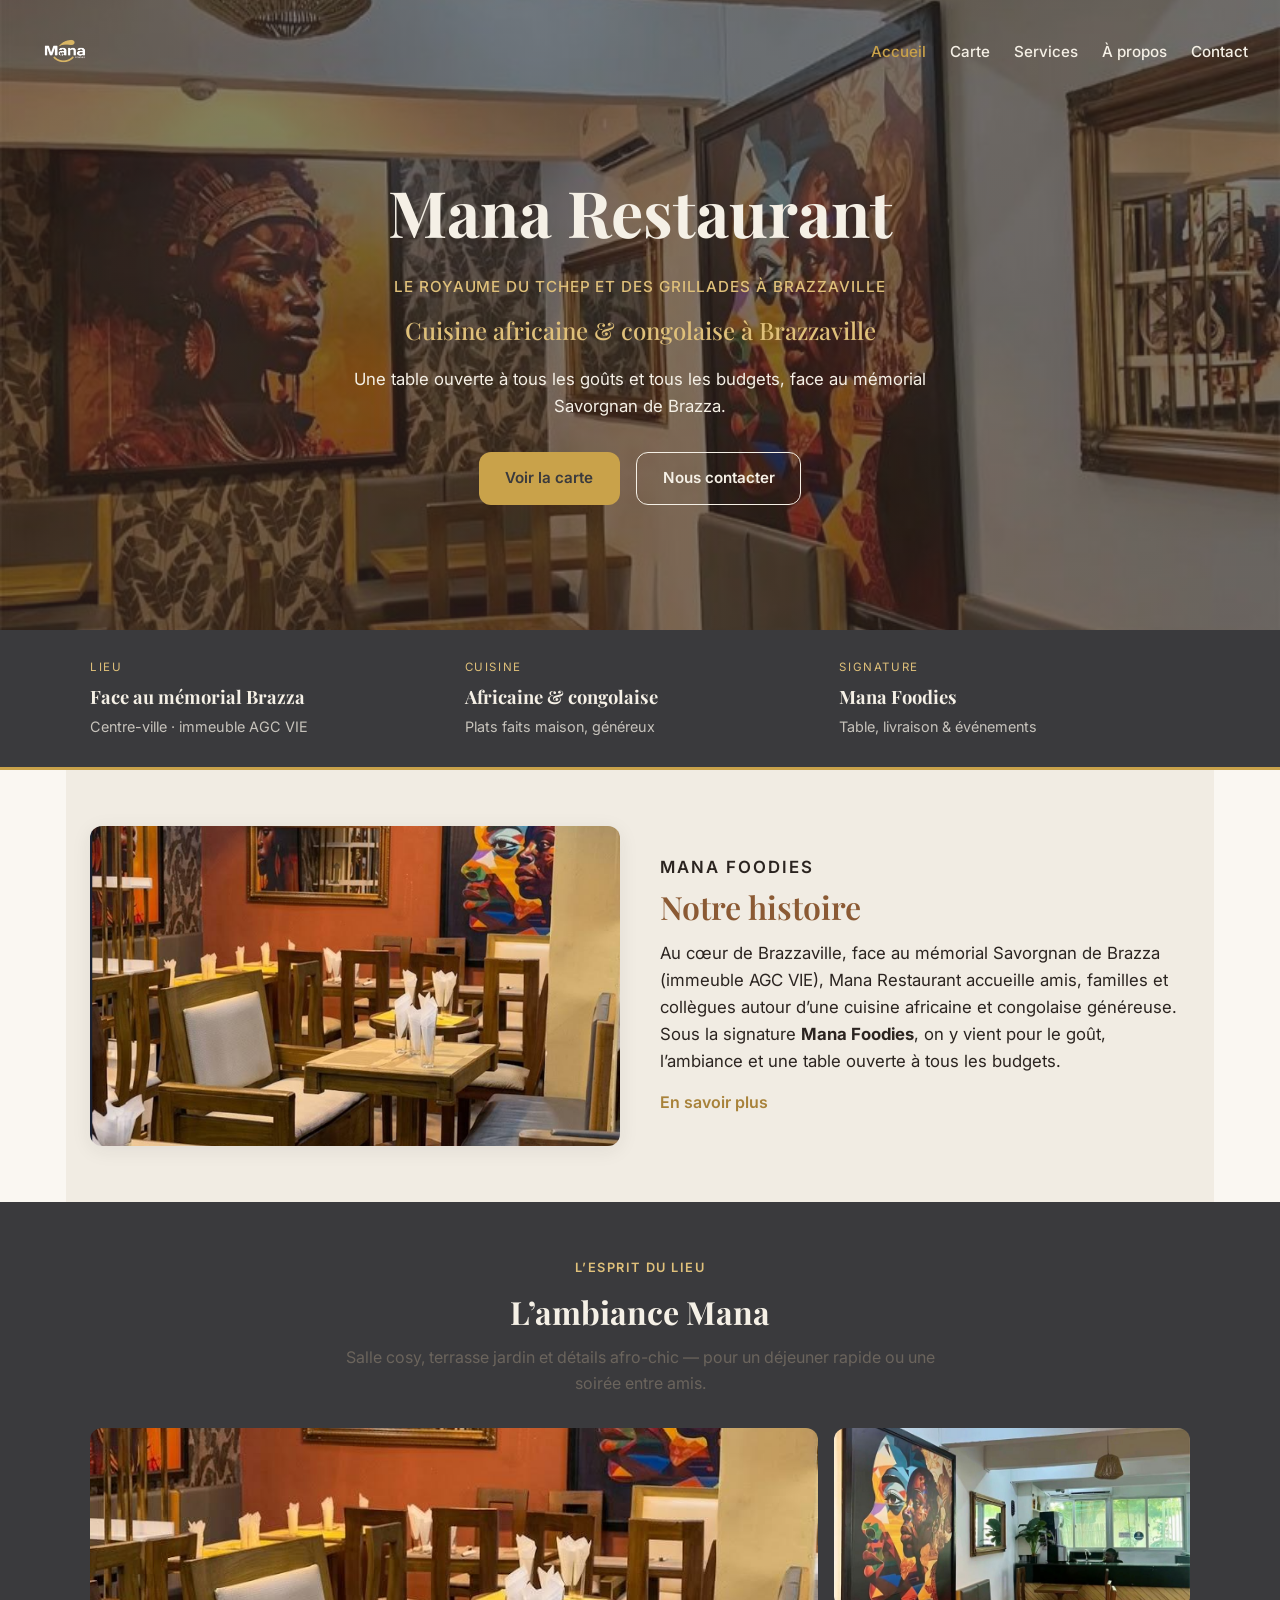
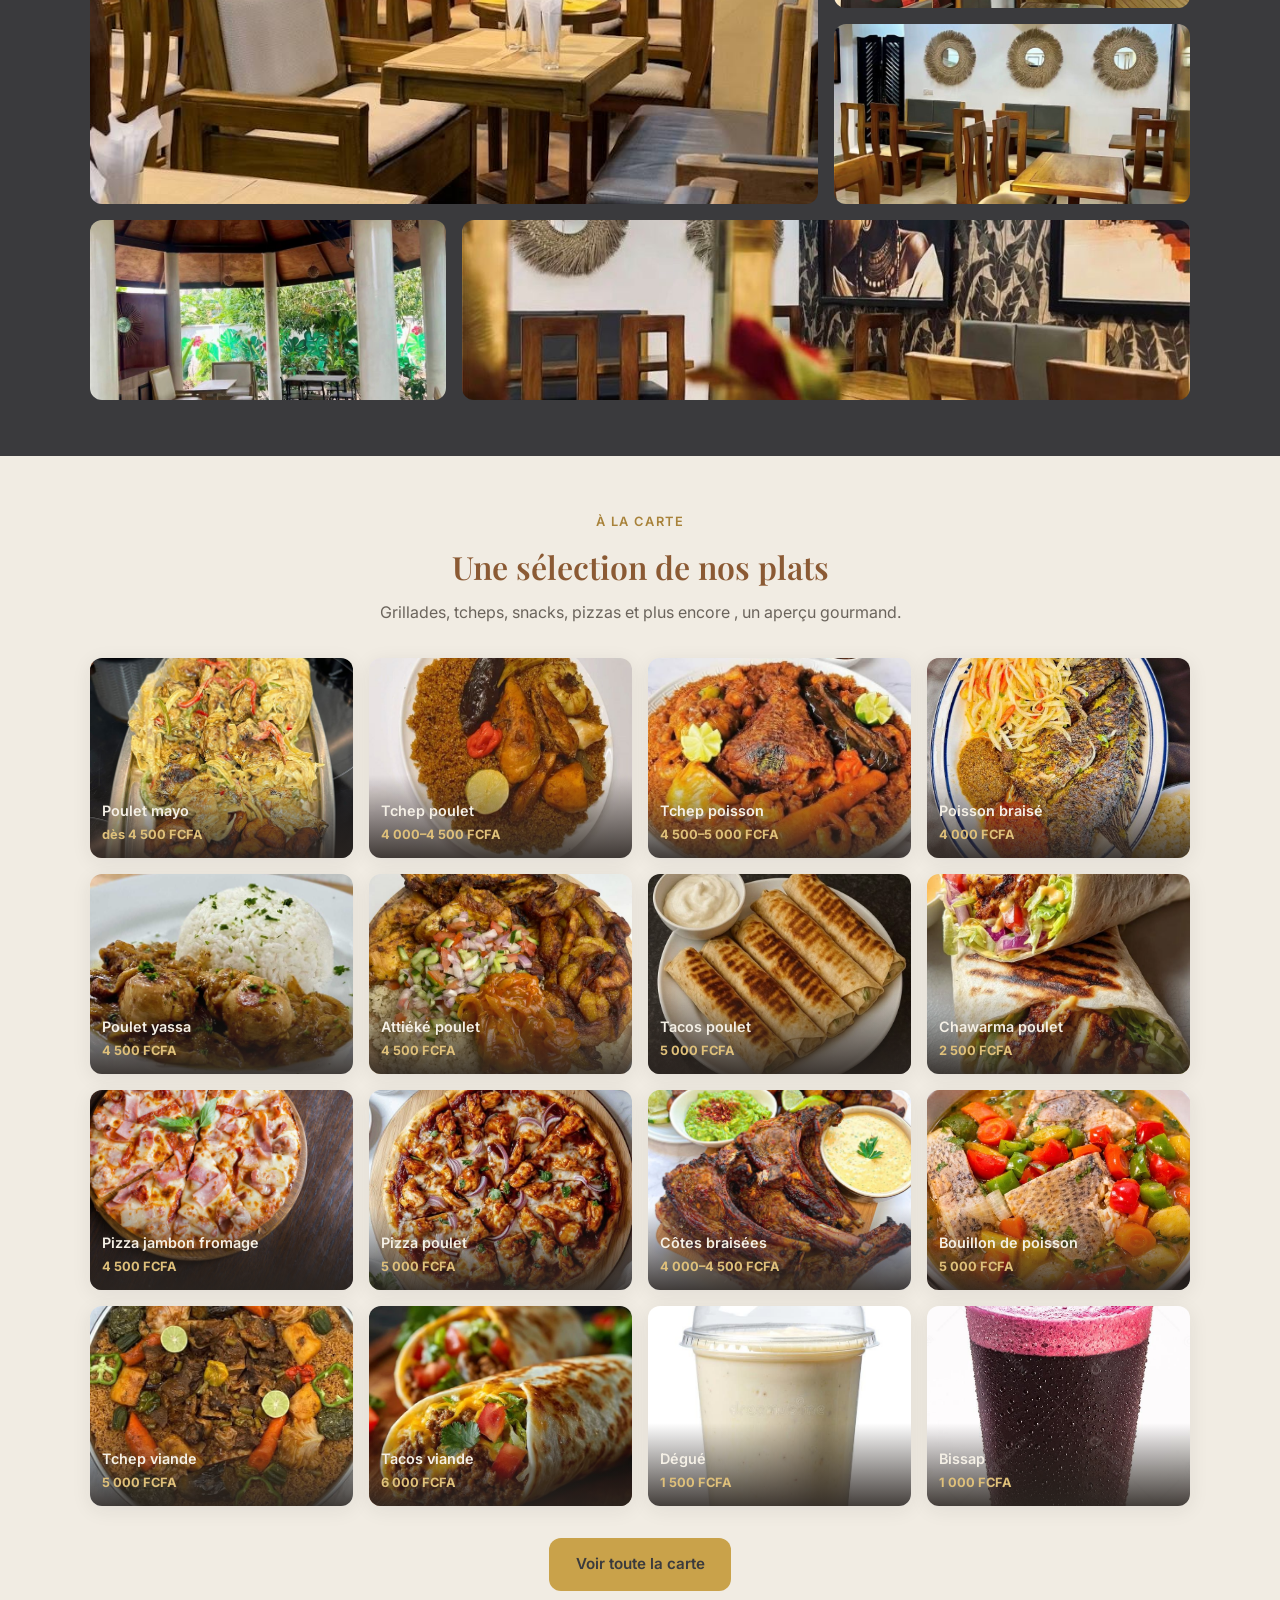
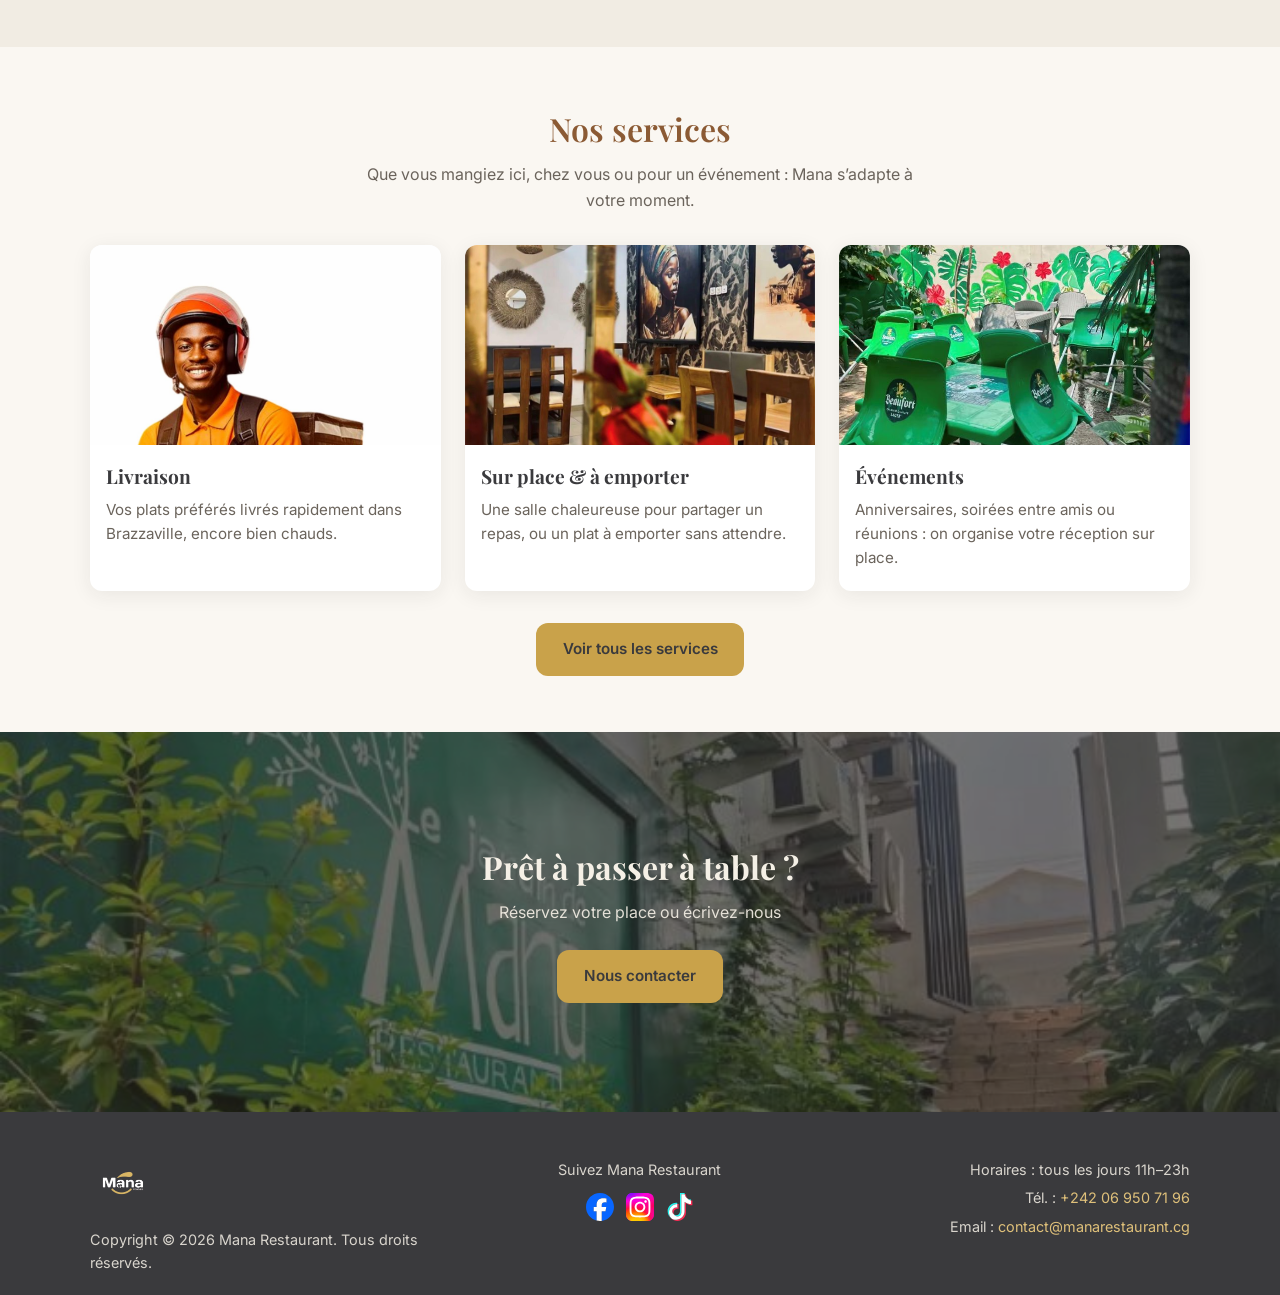
<file: index.html>
<!DOCTYPE html>
<html lang="fr">
<head>
  <meta charset="UTF-8">
  <meta http-equiv="refresh" content="0; url=Pages/index.html">
  <title>Mana Restaurant</title>
  <link rel="canonical" href="Pages/index.html">
</head>
<body>
  <p><a href="Pages/index.html">Aller au site Mana Restaurant</a></p>
</body>
</html>
</file>
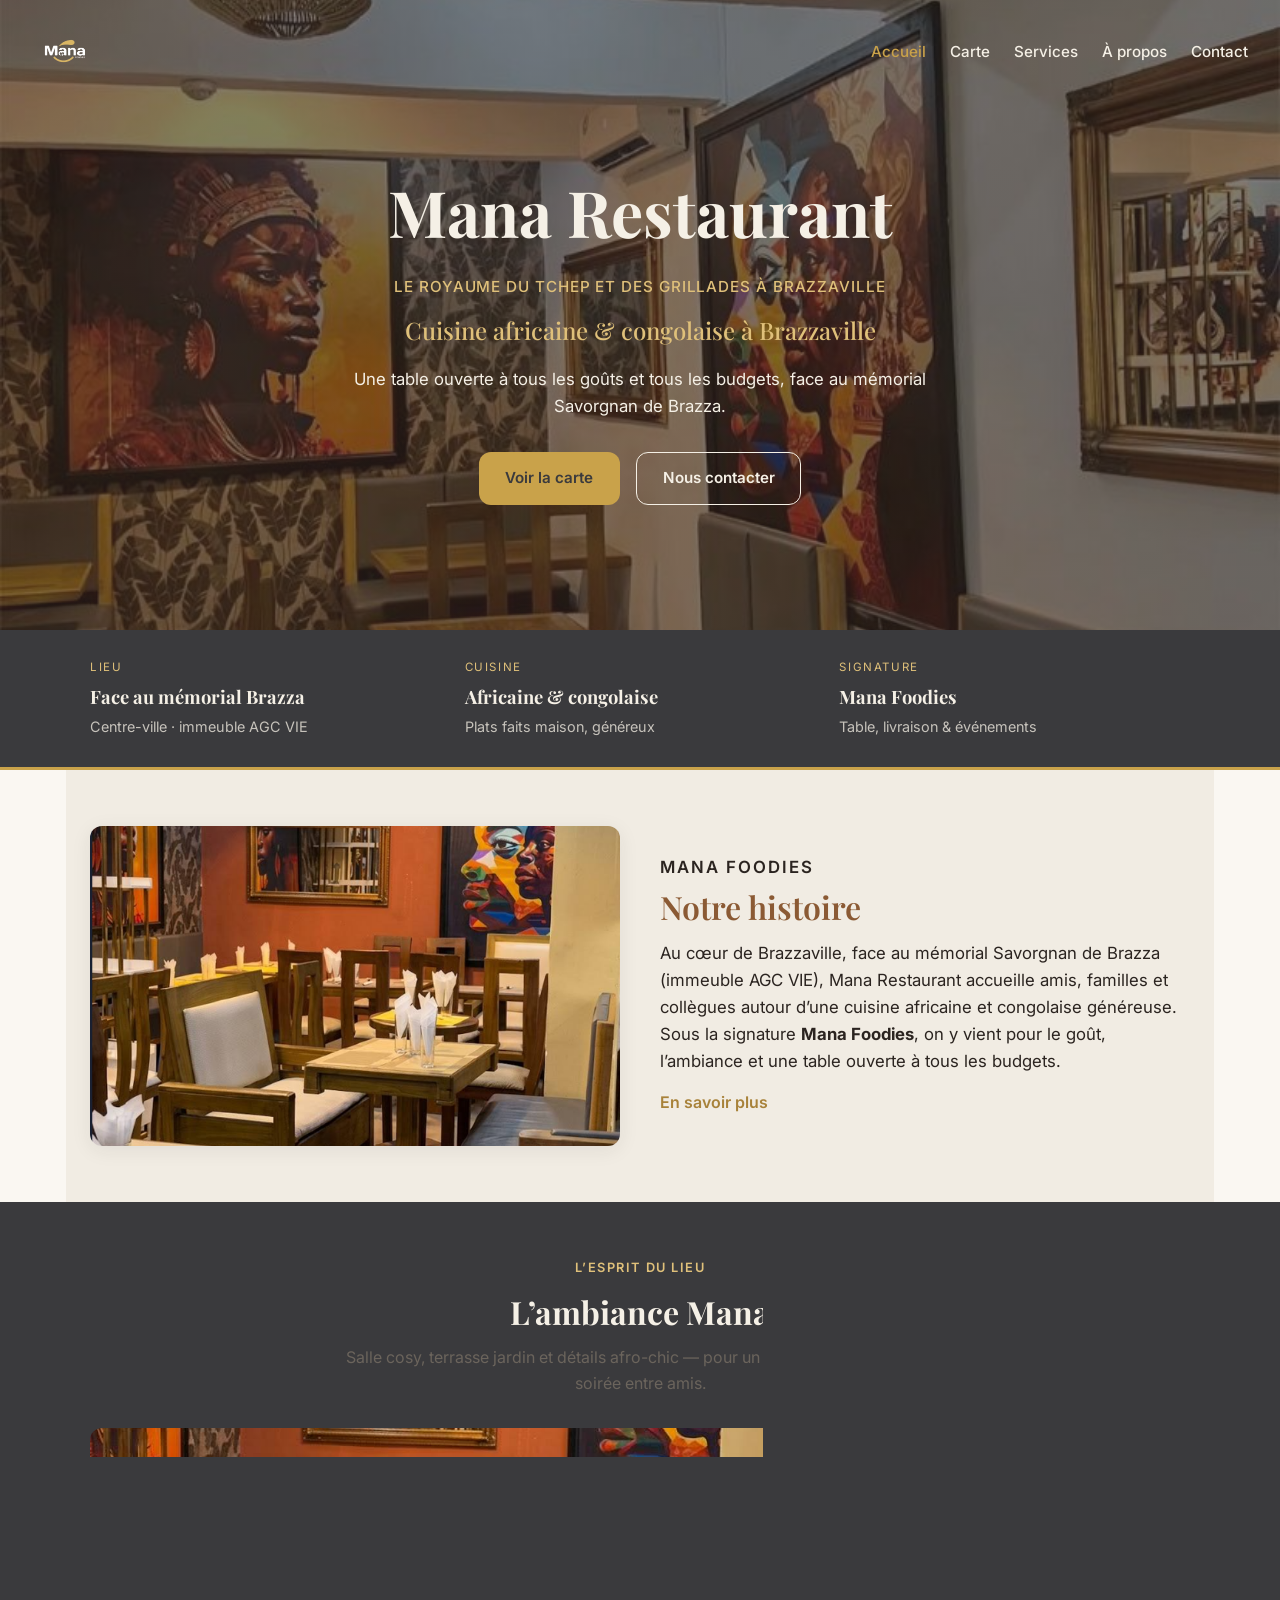
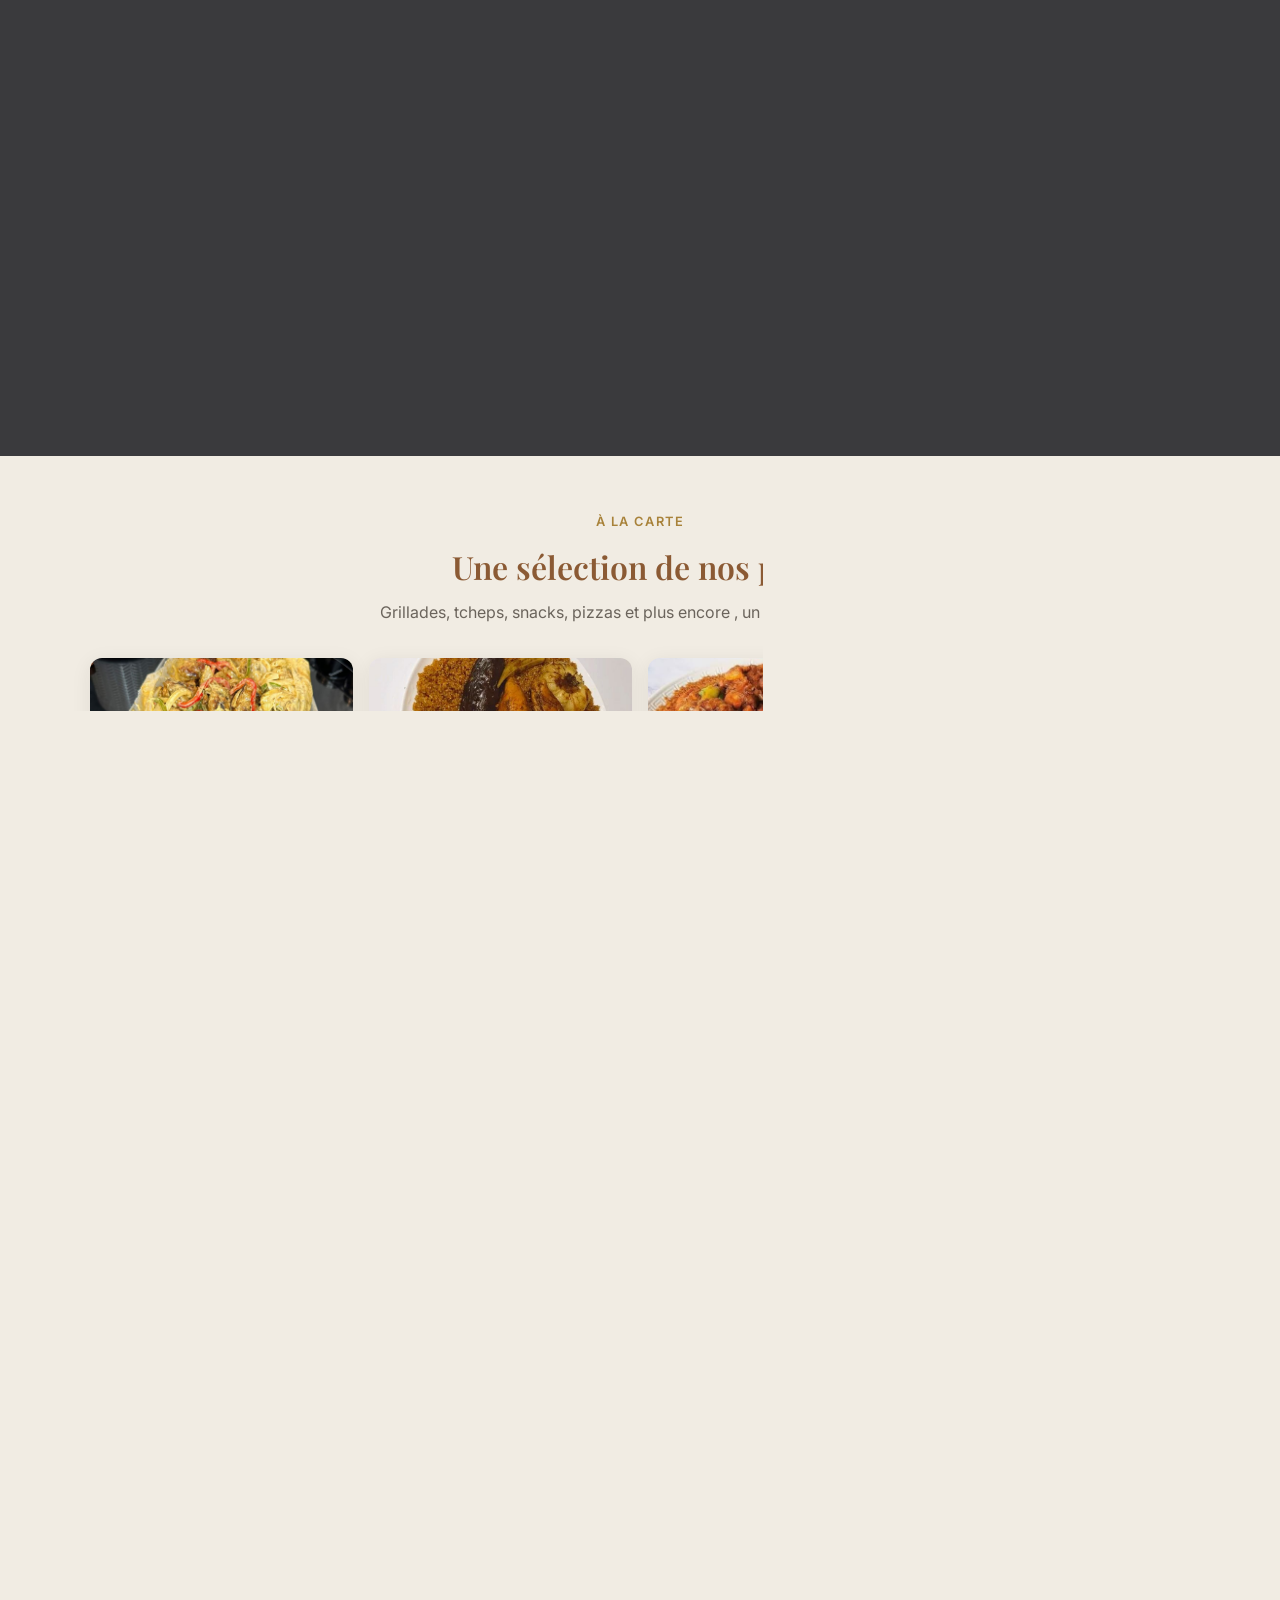
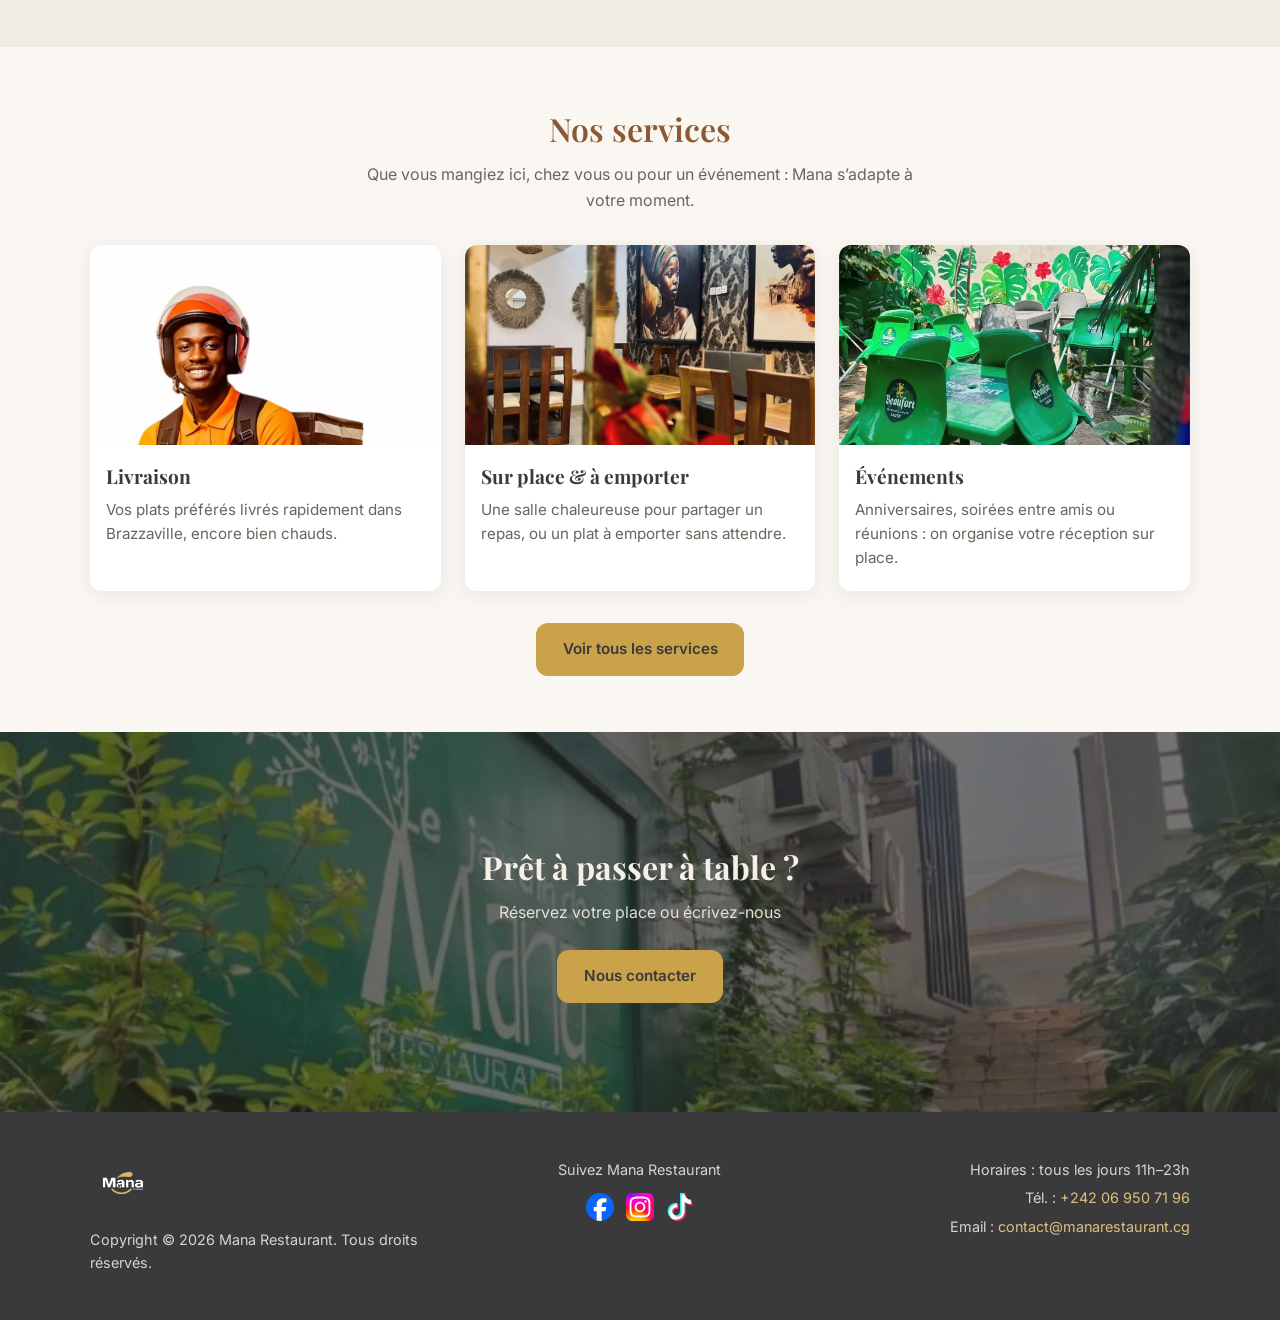
<file: Pages/index.html>
<!DOCTYPE html>
<html lang="fr">
<head>
    <meta charset="UTF-8">
    <meta name="viewport" content="width=device-width, initial-scale=1.0">
    <link rel="preconnect" href="https://fonts.googleapis.com">
    <link rel="preconnect" href="https://fonts.gstatic.com" crossorigin>
    <link href="https://fonts.googleapis.com/css2?family=Inter:wght@400;500;600&family=Playfair+Display:wght@500;600;700&display=swap" rel="stylesheet">
    <link rel="stylesheet" href="../Css/style.css">
    <title>Mana Restaurant — Accueil</title>
</head>
<body class="page-accueil">
    <header class="header-hero">
        <nav class="header-hero-nav" aria-label="Navigation principale">
            <a href="index.html" class="header-hero-logo">
                <img src="../images/icones/ManaLogo.png" alt="Mana Restaurant">
            </a>
            <input type="checkbox" id="menu-toggle" class="menu-coche">
            <label for="menu-toggle" class="menu-burger">
                <span class="titre-cache">Menu</span>
                <span class="menu-burger__barre" aria-hidden="true"></span>
                <span class="menu-burger__barre" aria-hidden="true"></span>
                <span class="menu-burger__barre" aria-hidden="true"></span>
            </label>
            <ul id="nav-principale">
                <li><a href="index.html" aria-current="page">Accueil</a></li>
                <li><a href="carte.html">Carte</a></li>
                <li><a href="services.html">Services</a></li>
                <li><a href="a-propos.html">À propos</a></li>
                <li><a href="contact.html">Contact</a></li>
            </ul>
        </nav>

        <div class="header-hero-content">
            <p class="header-hero-brand">Mana Restaurant</p>
            <p class="header-hero-slogan">Le royaume du tchep et des grillades à Brazzaville</p>
            <h1>Cuisine africaine &amp; congolaise à Brazzaville</h1>
            <p class="header-hero-text">
                Une table ouverte à tous les goûts et tous les budgets,
                face au mémorial Savorgnan de Brazza.
            </p>
            <div class="header-hero-cta">
                <a href="carte.html" class="btn btn-primary">Voir la carte</a>
                <a href="contact.html" class="btn btn-outline">Nous contacter</a>
            </div>
        </div>
    </header>

    <main>
        <section class="preuves reveal">
            <h2 class="titre-cache">Mana en bref</h2>
            <div class="preuves__inner">
                <div class="preuve">
                    <span class="preuve__label">Lieu</span>
                    <strong>Face au mémorial Brazza</strong>
                    <p>Centre-ville · immeuble AGC VIE</p>
                </div>
                <div class="preuve">
                    <span class="preuve__label">Cuisine</span>
                    <strong>Africaine &amp; congolaise</strong>
                    <p>Plats faits maison, généreux</p>
                </div>
                <div class="preuve">
                    <span class="preuve__label">Signature</span>
                    <strong>Mana Foodies</strong>
                    <p>Table, livraison &amp; événements</p>
                </div>
            </div>
        </section>

        <section class="presentation reveal">
            <div class="presentation-content">
                <img src="../images/Visuel_restaurant/resto.png" alt="Salle du Mana Restaurant à Brazzaville">
            </div>
            <div class="presentation-text">
                <p class="eyebrow">Mana Foodies</p>
                <h2>Notre histoire</h2>
                <p>
                    Au cœur de Brazzaville, face au mémorial Savorgnan de Brazza (immeuble AGC VIE),
                    Mana Restaurant accueille amis, familles et collègues autour d’une cuisine africaine
                    et congolaise généreuse. Sous la signature <strong>Mana Foodies</strong>, on y vient
                    pour le goût, l’ambiance et une table ouverte à tous les budgets.
                </p>
                <a href="a-propos.html" class="lien-or">En savoir plus</a>
            </div>
        </section>

        <section class="ambiance reveal">
            <div class="section-inner">
                <p class="eyebrow">L’esprit du lieu</p>
                <h2>L’ambiance Mana</h2>
                <p class="section-lead">Salle cosy, terrasse jardin et détails afro-chic — pour un déjeuner rapide ou une soirée entre amis.</p>
                <div class="ambiance-grille ambiance-grille--accueil">
                    <img src="../images/Visuel_restaurant/resto.jpg" alt="Salle Mana Restaurant">
                    <img src="../images/Visuel_restaurant/img_mpip9iu0_21hdp455_2.jpg" alt="Décoration">
                    <img src="../images/Visuel_restaurant/img_mpip9kxh_ommfrukm_4.jpg" alt="Espace convivial">
                    <img src="../images/Visuel_restaurant/img_mpip9o27_7c7juvk0_8.jpg" alt="Détail du lieu">
                    <img src="../images/Visuel_restaurant/image_consommation_surplace.jpg" alt="Repas sur place">
                </div>
            </div>
        </section>

        <section class="mosaique-plats reveal">
            <div class="section-inner">
                <p class="eyebrow">À la carte</p>
                <h2>Une sélection de nos plats</h2>
                <p class="section-lead">
                    Grillades, tcheps, snacks, pizzas et plus encore , un aperçu gourmand.
                </p>
                <div class="mosaique-plats__grille">
                    <figure class="mosaique-item">
                        <img src="../images/Plats/grillades-tradition/poulet-mayo.jpg" alt="Poulet mayo">
                        <figcaption>Poulet mayo <span class="prix">dès 4 500 FCFA</span></figcaption>
                    </figure>
                    <figure class="mosaique-item">
                        <img src="../images/Plats/tcheps-attieke/tchep-poulet.jpg" alt="Tchep poulet">
                        <figcaption>Tchep poulet <span class="prix">4 000–4 500 FCFA</span></figcaption>
                    </figure>
                    <figure class="mosaique-item">
                        <img src="../images/Plats/tcheps-attieke/tchep-poisson.jpg" alt="Tchep poisson">
                        <figcaption>Tchep poisson <span class="prix">4 500–5 000 FCFA</span></figcaption>
                    </figure>
                    <figure class="mosaique-item">
                        <img src="../images/Plats/grillades-tradition/poisson-braise.jpg" alt="Poisson braisé">
                        <figcaption>Poisson braisé <span class="prix">4 000 FCFA</span></figcaption>
                    </figure>
                    <figure class="mosaique-item">
                        <img src="../images/Plats/grillades-tradition/poulet-yassa.jpg" alt="Poulet yassa">
                        <figcaption>Poulet yassa <span class="prix">4 500 FCFA</span></figcaption>
                    </figure>
                    <figure class="mosaique-item">
                        <img src="../images/Plats/tcheps-attieke/attieke-poulet.jpg" alt="Attiéké poulet">
                        <figcaption>Attiéké poulet <span class="prix">4 500 FCFA</span></figcaption>
                    </figure>
                    <figure class="mosaique-item">
                        <img src="../images/Plats/snacks/tacos-poulet.jpg" alt="Tacos poulet">
                        <figcaption>Tacos poulet <span class="prix">5 000 FCFA</span></figcaption>
                    </figure>
                    <figure class="mosaique-item">
                        <img src="../images/Plats/snacks/chawarma-poulet.jpg" alt="Chawarma poulet">
                        <figcaption>Chawarma poulet <span class="prix">2 500 FCFA</span></figcaption>
                    </figure>
                    <figure class="mosaique-item">
                        <img src="../images/Plats/pizzas/pizza-jambon-fromage.jpg" alt="Pizza jambon fromage">
                        <figcaption>Pizza jambon fromage <span class="prix">4 500 FCFA</span></figcaption>
                    </figure>
                    <figure class="mosaique-item">
                        <img src="../images/Plats/pizzas/pizza-poulet.jpg" alt="Pizza poulet">
                        <figcaption>Pizza poulet <span class="prix">5 000 FCFA</span></figcaption>
                    </figure>
                    <figure class="mosaique-item">
                        <img src="../images/Plats/grillades-tradition/cotes-braisees.jpg" alt="Côtes braisées">
                        <figcaption>Côtes braisées <span class="prix">4 000–4 500 FCFA</span></figcaption>
                    </figure>
                    <figure class="mosaique-item">
                        <img src="../images/Plats/grillades-tradition/bouillon-poisson.jpg" alt="Bouillon de poisson">
                        <figcaption>Bouillon de poisson <span class="prix">5 000 FCFA</span></figcaption>
                    </figure>
                    <figure class="mosaique-item">
                        <img src="../images/Plats/tcheps-attieke/tchep-viande.jpg" alt="Tchep viande">
                        <figcaption>Tchep viande <span class="prix">5 000 FCFA</span></figcaption>
                    </figure>
                    <figure class="mosaique-item">
                        <img src="../images/Plats/snacks/tacos-viande.jpg" alt="Tacos viande">
                        <figcaption>Tacos viande <span class="prix">6 000 FCFA</span></figcaption>
                    </figure>
                    <figure class="mosaique-item">
                        <img src="../images/Plats/desserts/degue.jpg" alt="Dégué">
                        <figcaption>Dégué <span class="prix">1 500 FCFA</span></figcaption>
                    </figure>
                    <figure class="mosaique-item">
                        <img src="../images/Plats/boissons/bissap.jpg" alt="Bissap">
                        <figcaption>Bissap <span class="prix">1 000 FCFA</span></figcaption>
                    </figure>
                </div>
                <div class="bouton-voir-menu">
                    <a href="carte.html" class="btn btn-voir-carte">Voir toute la carte</a>
                </div>
            </div>
        </section>

        <section class="services reveal">
            <h2>Nos services</h2>
            <p>Que vous mangiez ici, chez vous ou pour un événement : Mana s’adapte à votre moment.</p>
            <div class="services-cartes">
                <div class="service-carte">
                    <img class="cadrage-haut" src="../images/Visuel_restaurant/livreur.jpg" alt="Livraison Mana Restaurant">
                    <h3>Livraison</h3>
                    <p>Vos plats préférés livrés rapidement dans Brazzaville, encore bien chauds.</p>
                </div>
                <div class="service-carte">
                    <img src="../images/Visuel_restaurant/image_consommation_surplace.jpg" alt="Salle et consommation sur place">
                    <h3>Sur place &amp; à emporter</h3>
                    <p>Une salle chaleureuse pour partager un repas, ou un plat à emporter sans attendre.</p>
                </div>
                <div class="service-carte">
                    <img src="../images/Visuel_restaurant/evements.jpg" alt="Espace événements du restaurant">
                    <h3>Événements</h3>
                    <p>Anniversaires, soirées entre amis ou réunions : on organise votre réception sur place.</p>
                </div>
            </div>
            <div class="bouton-voir-services">
                <a href="services.html" class="btn btn-voir-carte">Voir tous les services</a>
            </div>
        </section>

        <section class="dernier-section">
            <img src="../images/Visuel_restaurant/porte-mana.jpg" alt="Entrée du Mana Restaurant">
            <div class="dernier-section-content">
                <h2>Prêt à passer à table ?</h2>
                <p>Réservez votre place ou écrivez-nous</p>
                <a href="contact.html" class="btn btn-reserver-table">Nous contacter</a>
            </div>
        </section>
    </main>

    <footer class="site-footer">
        <div class="footer-content-left">
            <img src="../images/icones/ManaLogo.png" alt="Mana Restaurant">
            <p>Copyright © 2026 Mana Restaurant. Tous droits réservés.</p>
        </div>
        <div class="footer-content-center">
            <p>Suivez Mana Restaurant</p>
            <div class="footer-content-center-social">
                <a href="https://www.facebook.com/manarestaurant.cg" target="_blank" rel="noopener noreferrer"><img src="../images/icones/facebook.svg" alt="Facebook"></a>
                <a href="https://www.instagram.com/lemana.cg?igsh=MWgzZGJ4aHljemYydQ==" target="_blank" rel="noopener noreferrer"><img src="../images/icones/instagram.svg" alt="Instagram"></a>
                <a href="https://www.tiktok.com/@lemana.cg" target="_blank" rel="noopener noreferrer"><img src="../images/icones/tiktok.svg" alt="TikTok"></a>
            </div>
        </div>
        <div class="footer-content-right">
            <p>Horaires : tous les jours 11h–23h</p>
            <p>Tél. : <a href="tel:+242067282843">+242 06 950 71 96</a></p>
            <p>Email : <a href="mailto:contact@manarestaurant.cg">contact@manarestaurant.cg</a></p>
        </div>
    </footer>
</body>
</html>
</file>
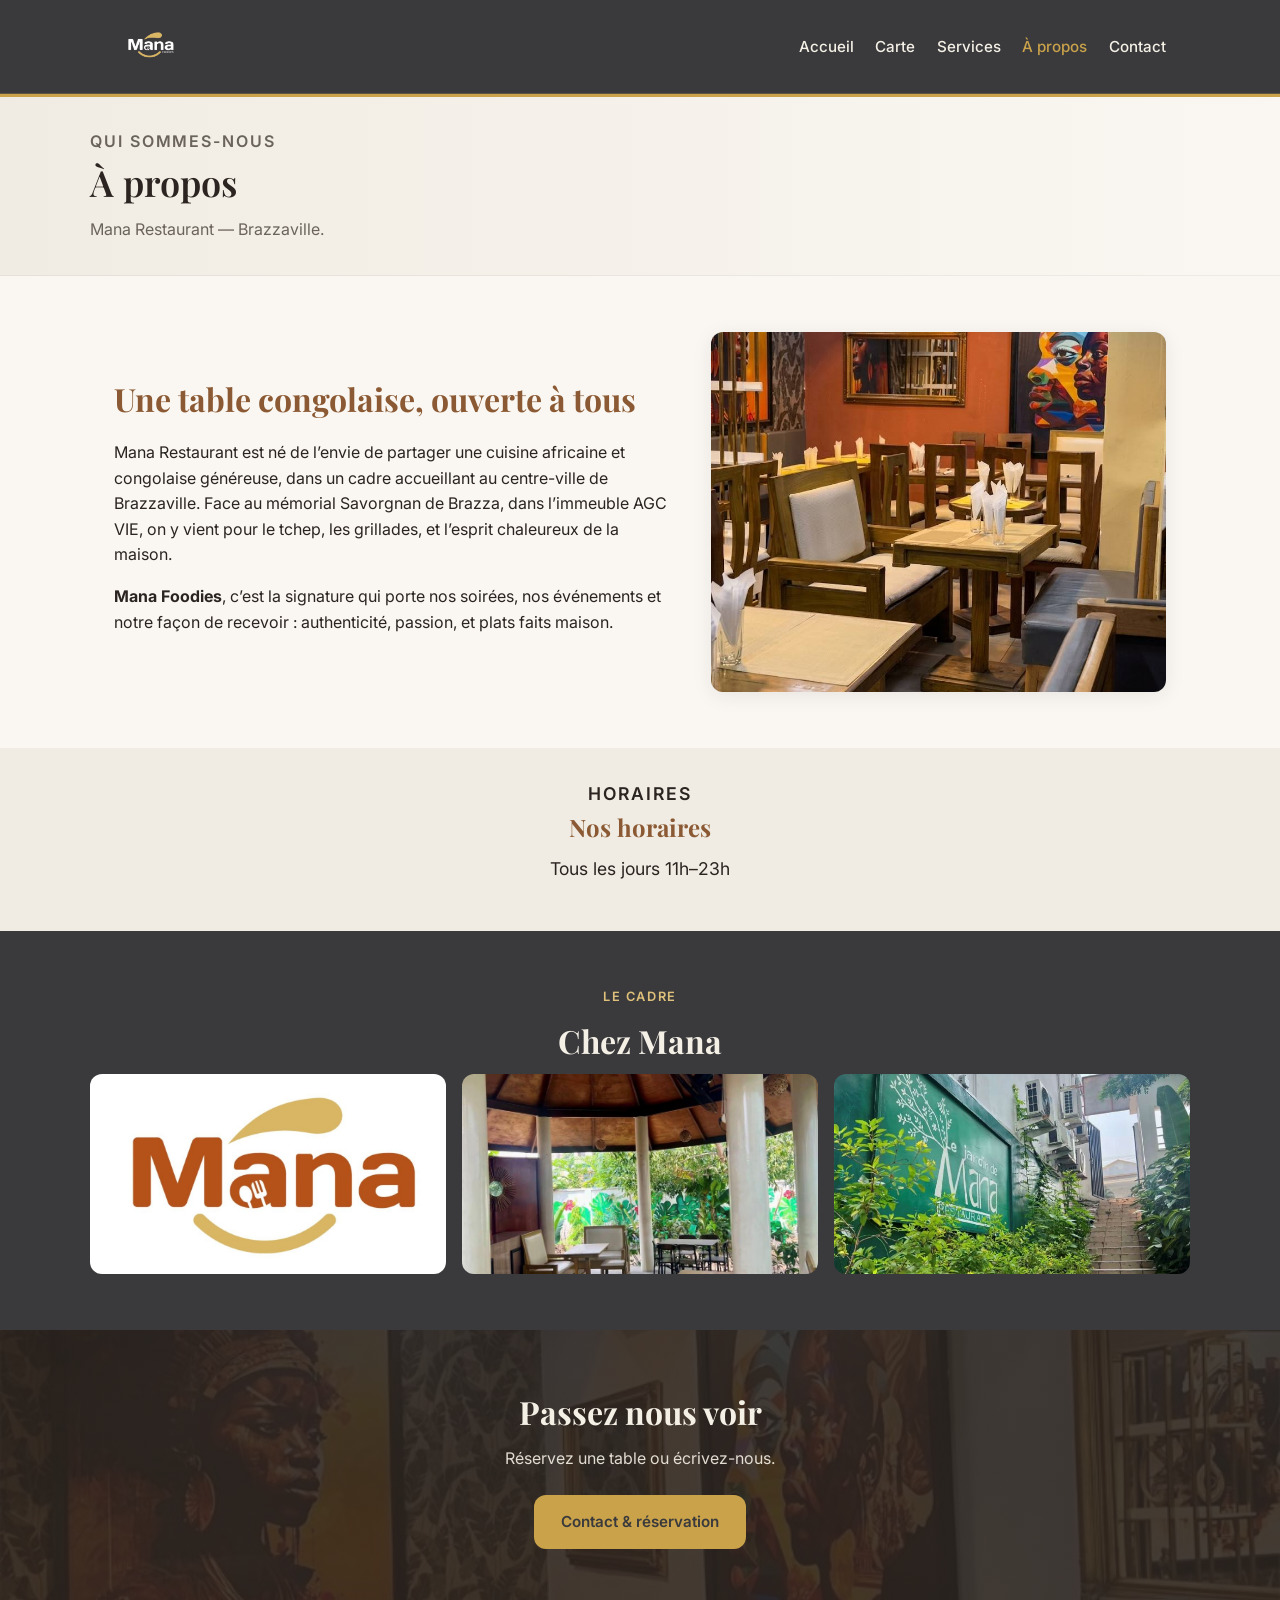
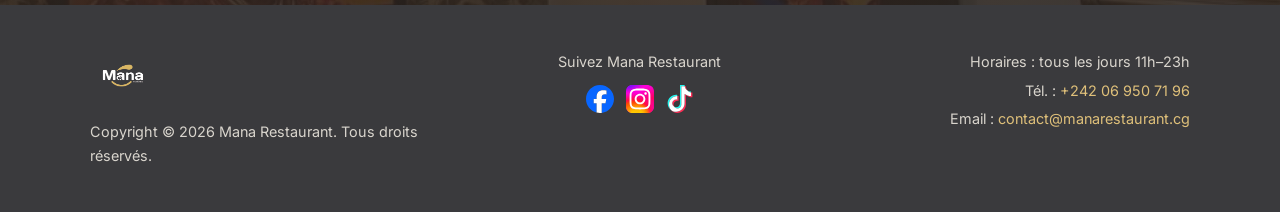
<file: Pages/a-propos.html>
<!DOCTYPE html>
<html lang="fr">
<head>
    <meta charset="UTF-8">
    <meta name="viewport" content="width=device-width, initial-scale=1.0">
    <link rel="preconnect" href="https://fonts.googleapis.com">
    <link rel="preconnect" href="https://fonts.gstatic.com" crossorigin>
    <link href="https://fonts.googleapis.com/css2?family=Inter:wght@400;500;600&family=Playfair+Display:wght@500;600;700&display=swap" rel="stylesheet">
    <link rel="stylesheet" href="../Css/style.css">
    <title>Mana Restaurant — À propos</title>
</head>
<body>
    <header class="site-header">
        <div class="site-header__inner">
            <a class="site-header__brand" href="index.html">
                <img src="../images/icones/ManaLogo.png" alt="Mana Restaurant" width="72" height="72">
            </a>
            <input type="checkbox" id="menu-toggle" class="menu-coche">
            <label for="menu-toggle" class="menu-burger">
                <span class="titre-cache">Menu</span>
                <span class="menu-burger__barre" aria-hidden="true"></span>
                <span class="menu-burger__barre" aria-hidden="true"></span>
                <span class="menu-burger__barre" aria-hidden="true"></span>
            </label>
            <nav class="site-nav" id="nav-principale" aria-label="Navigation principale">
                <ul>
                    <li><a href="index.html">Accueil</a></li>
                    <li><a href="carte.html">Carte</a></li>
                    <li><a href="services.html">Services</a></li>
                    <li><a href="a-propos.html" aria-current="page">À propos</a></li>
                    <li><a href="contact.html">Contact</a></li>
                </ul>
            </nav>
        </div>
    </header>

    <section class="page-banner">
        <div class="page-banner__inner">
            <p class="eyebrow">Qui sommes-nous</p>
            <h1>À propos</h1>
            <p>Mana Restaurant — Brazzaville.</p>
        </div>
    </section>

    <main class="page-main">
        <section class="apropos-intro reveal">
            <div class="apropos-intro__texte">
                <h2>Une table congolaise, ouverte à tous</h2>
                <p>
                    Mana Restaurant est né de l’envie de partager une cuisine africaine et congolaise
                    généreuse, dans un cadre accueillant au centre-ville de Brazzaville.
                    Face au mémorial Savorgnan de Brazza, dans l’immeuble AGC VIE, on y vient
                    pour le tchep, les grillades, et l’esprit chaleureux de la maison.
                </p>
                <p>
                    <strong>Mana Foodies</strong>, c’est la signature qui porte nos soirées,
                    nos événements et notre façon de recevoir : authenticité, passion, et plats faits maison.
                </p>
            </div>
            <div class="apropos-intro__media">
                <img src="../images/Visuel_restaurant/resto.jpg" alt="Intérieur du Mana Restaurant">
            </div>
        </section>
        <section class="nos-horaires reveal">
            <div class="section-inner">
                <p class="eyebrow">Horaires</p>
                <h2>Nos horaires</h2>
                <p>Tous les jours 11h–23h</p>
            </div>
        </section>

        <section class="ambiance apropos-galerie reveal">
            <div class="section-inner">
                <p class="eyebrow">Le cadre</p>
                <h2>Chez Mana</h2>
                <div class="ambiance-grille">
                    <img src="../images/Visuel_restaurant/img_mpip9h74_xx00sdf9_0.jpeg" alt="Détail de la salle">
                    <img src="../images/Visuel_restaurant/img_mpip9o27_7c7juvk0_8.jpg" alt="Espace repas">
                    <img src="../images/Visuel_restaurant/porte-mana.jpg" alt="Entrée Mana Restaurant">
                </div>
            </div>
        </section>

        <section class="bandeau-cta reveal">
            <div class="bandeau-cta__inner">
                <h2>Passez nous voir</h2>
                <p>Réservez une table ou écrivez-nous.</p>
                <a href="contact.html" class="btn btn-voir-carte">Contact &amp; réservation</a>
            </div>
        </section>
    </main>

    <footer class="site-footer">
        <div class="footer-content-left">
            <img src="../images/icones/ManaLogo.png" alt="Mana Restaurant">
            <p>Copyright © 2026 Mana Restaurant. Tous droits réservés.</p>
        </div>
        <div class="footer-content-center">
            <p>Suivez Mana Restaurant</p>
            <div class="footer-content-center-social">
                <a href="https://www.facebook.com/manarestaurant.cg" target="_blank" rel="noopener noreferrer"><img src="../images/icones/facebook.svg" alt="Facebook"></a>
                <a href="https://www.instagram.com/lemana.cg?igsh=MWgzZGJ4aHljemYydQ==" target="_blank" rel="noopener noreferrer"><img src="../images/icones/instagram.svg" alt="Instagram"></a>
                <a href="https://www.tiktok.com/@lemana.cg" target="_blank" rel="noopener noreferrer"><img src="../images/icones/tiktok.svg" alt="TikTok"></a>
            </div>
        </div>
        <div class="footer-content-right">
           
            <p>Horaires : tous les jours 11h–23h </p>
            <p>Tél. : <a href="tel:+242067282843">+242 06 950 71 96</a></p>
            <p>Email : <a href="mailto:contact@manarestaurant.cg">contact@manarestaurant.cg</a></p>
        </div>
    </footer>
</body>
</html>
</file>
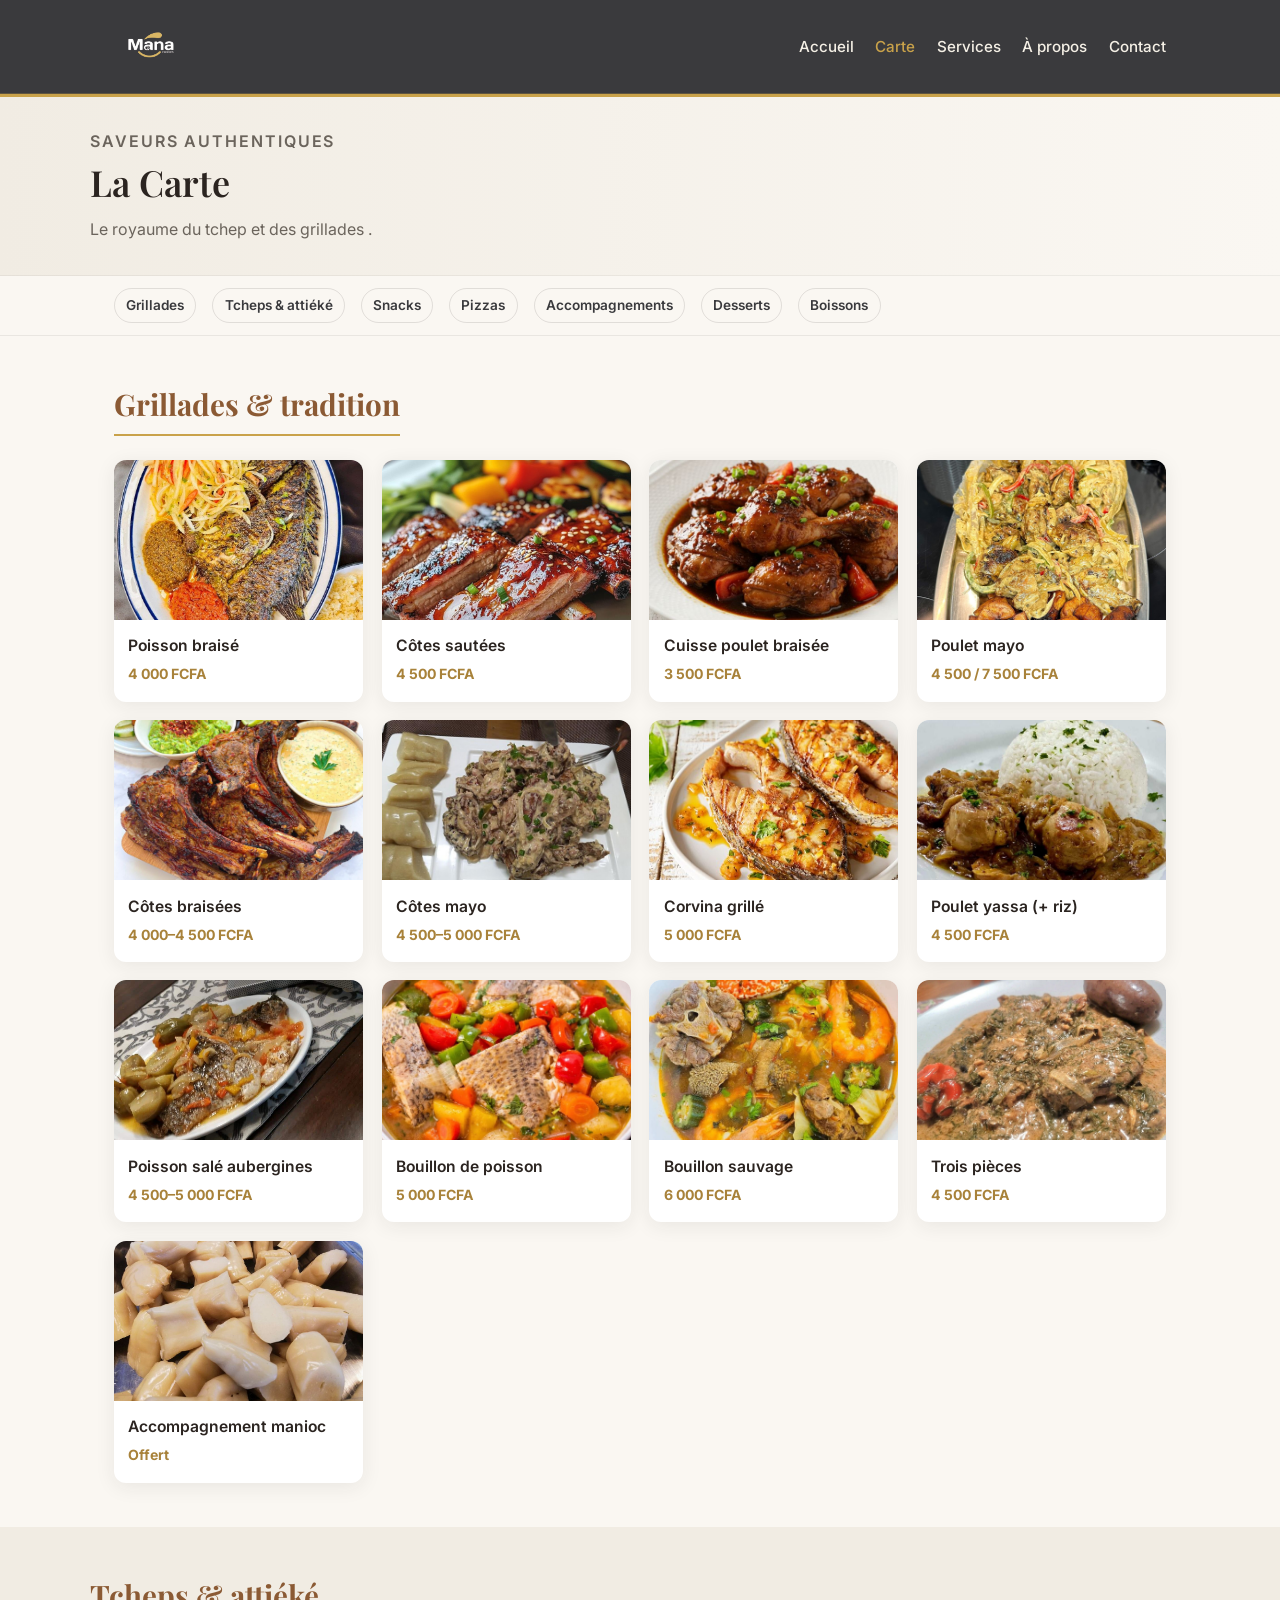
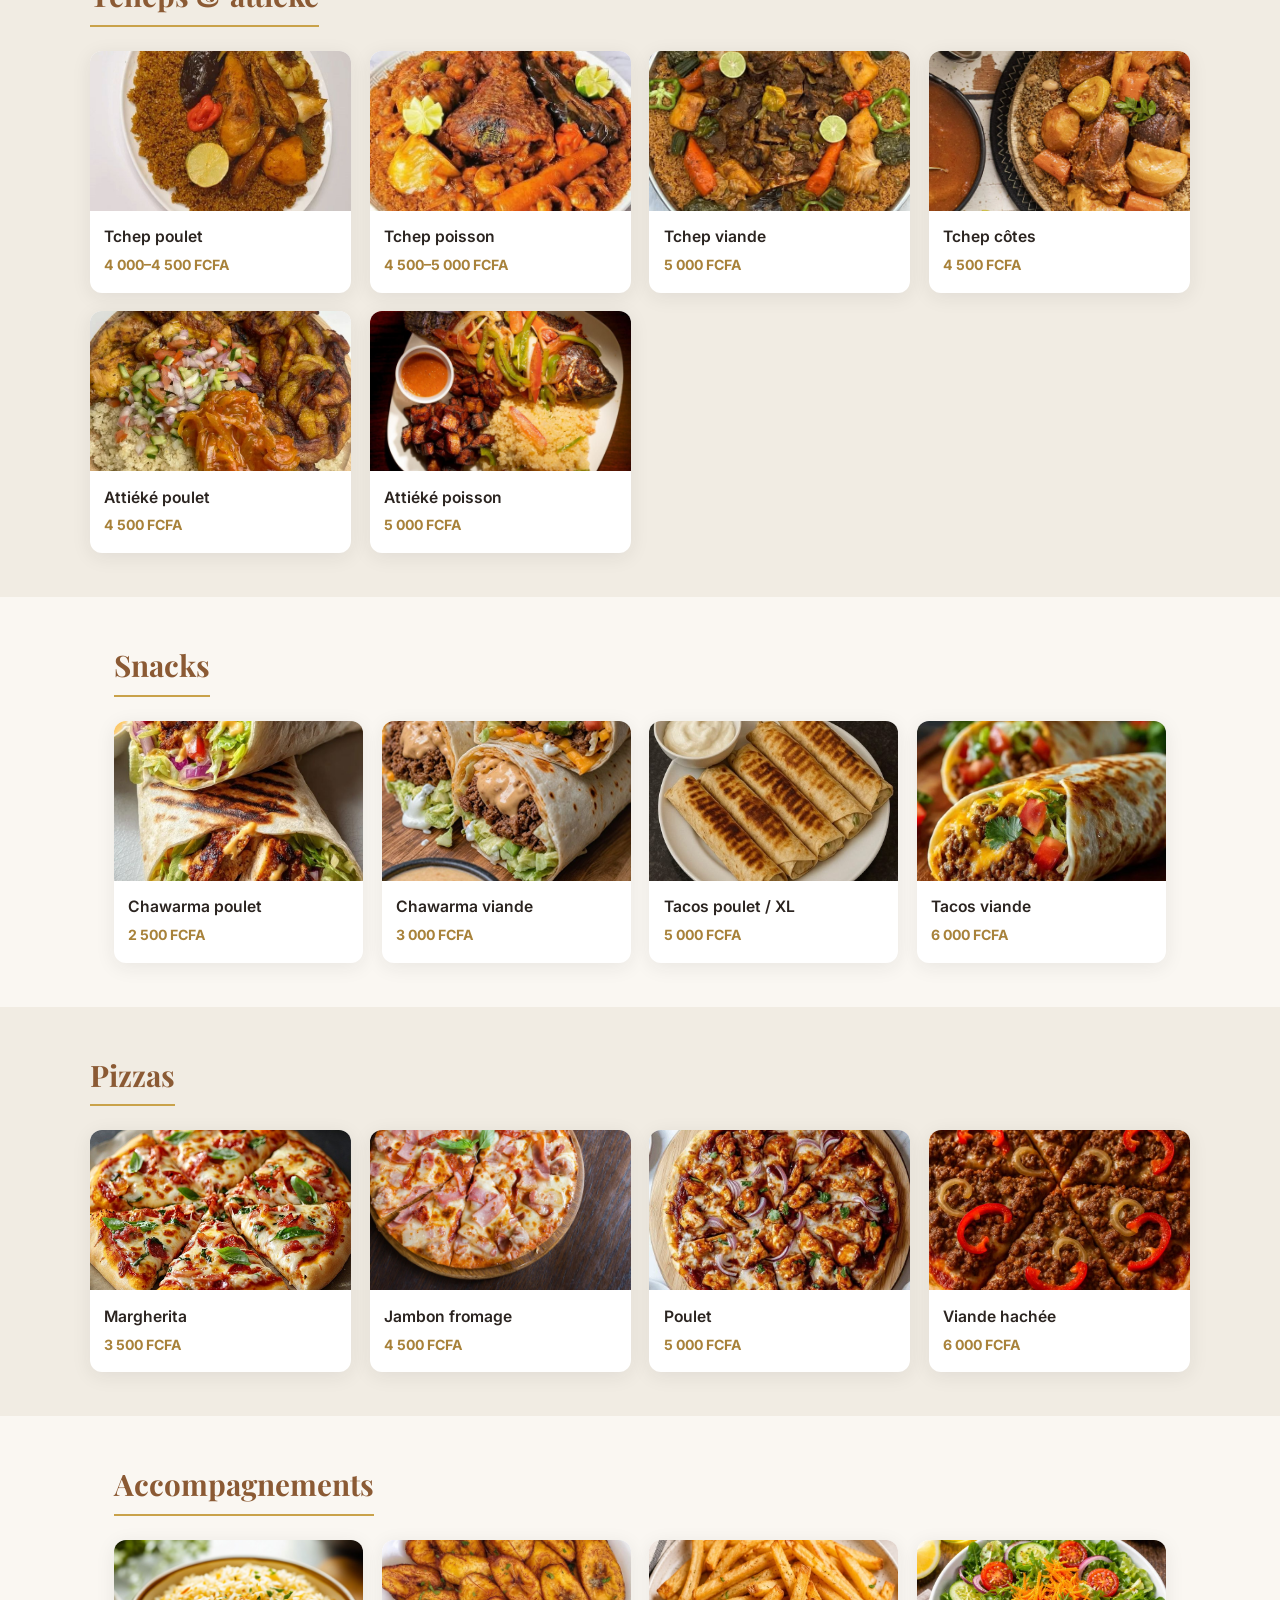
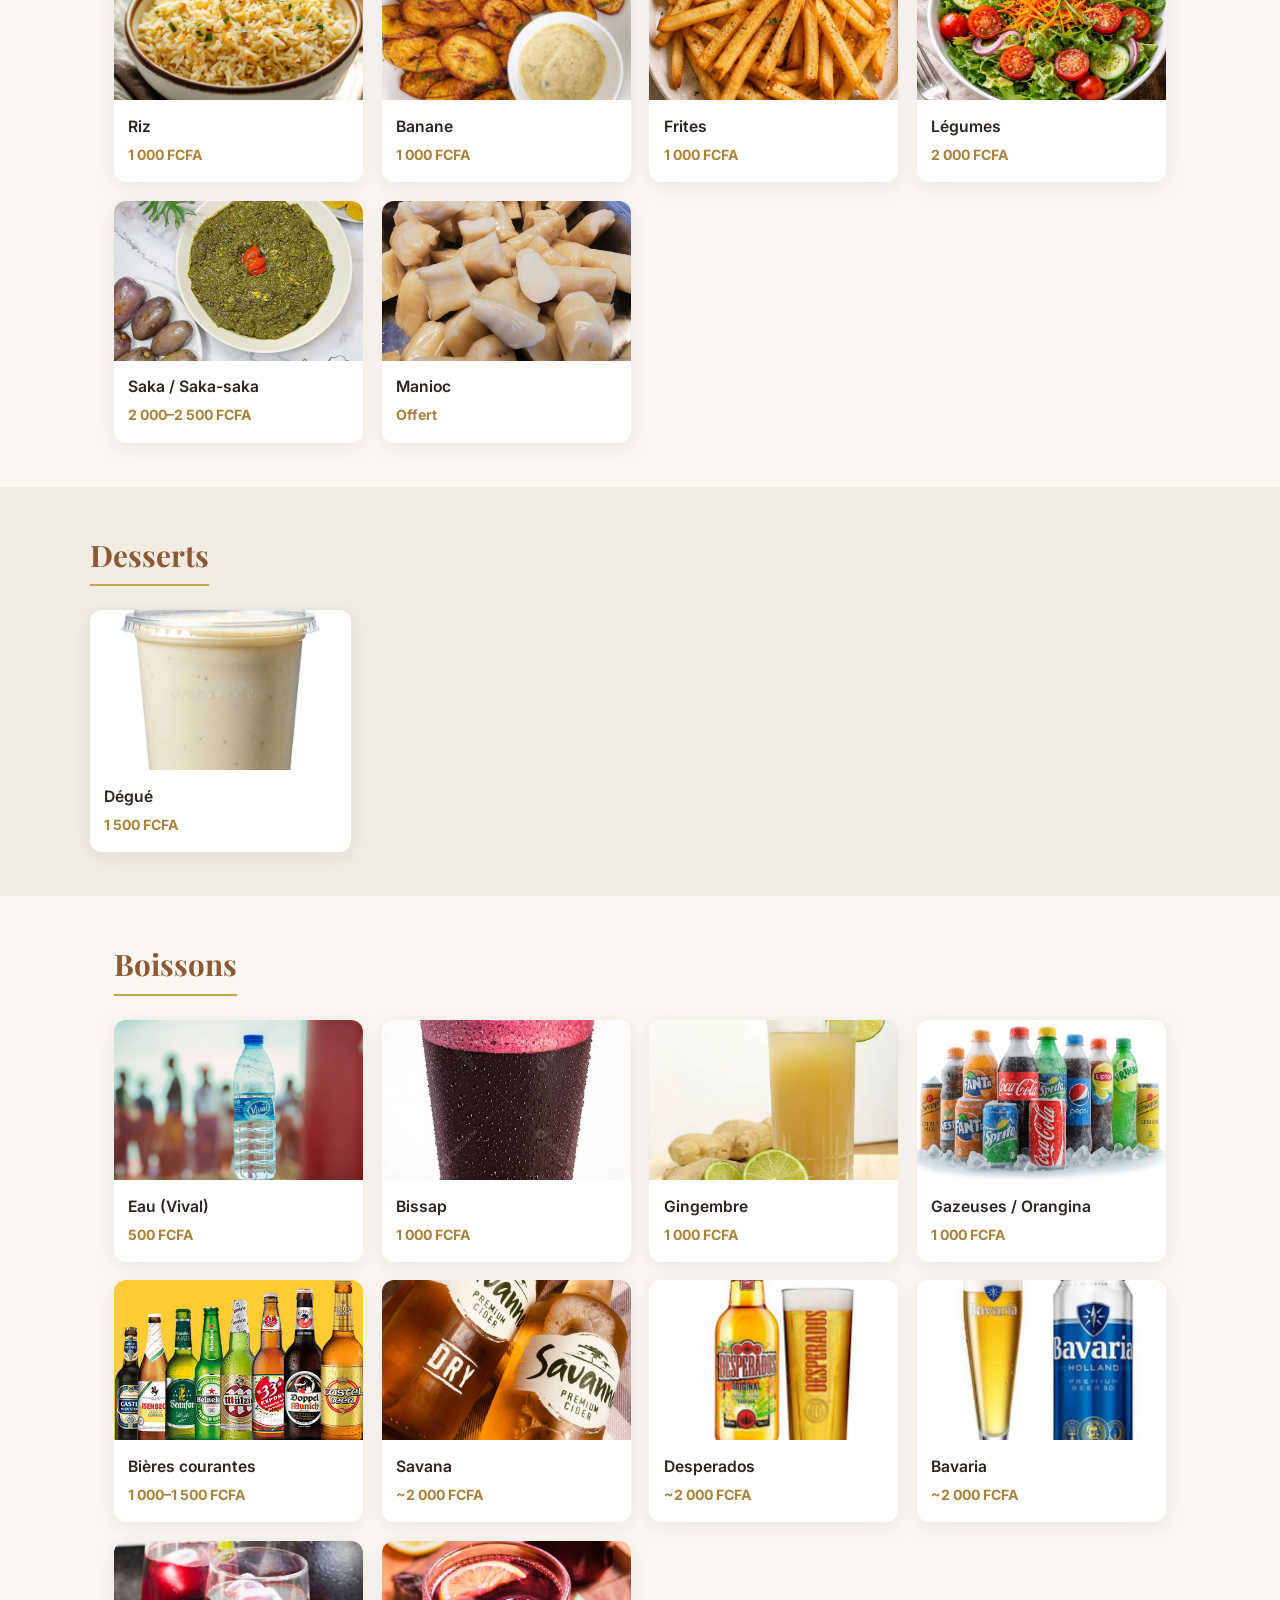
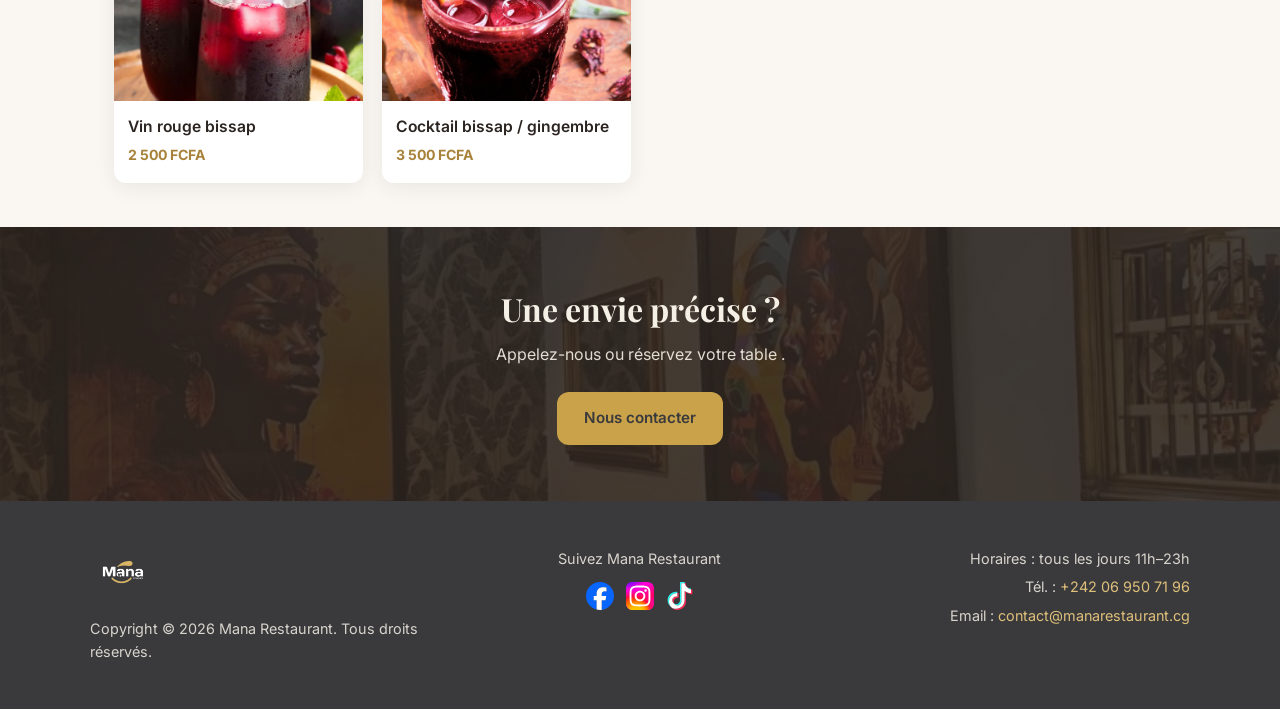
<file: Pages/carte.html>
<!DOCTYPE html>
<html lang="fr">
<head>
    <meta charset="UTF-8">
    <meta name="viewport" content="width=device-width, initial-scale=1.0">
    <link rel="preconnect" href="https://fonts.googleapis.com">
    <link rel="preconnect" href="https://fonts.gstatic.com" crossorigin>
    <link href="https://fonts.googleapis.com/css2?family=Inter:wght@400;500;600&family=Playfair+Display:wght@500;600;700&display=swap" rel="stylesheet">
    <link rel="stylesheet" href="../Css/style.css">
    <title>Mana Restaurant — La Carte</title>
</head>
<body>
    <header class="site-header">
        <div class="site-header__inner">
            <a class="site-header__brand" href="index.html">
                <img src="../images/icones/ManaLogo.png" alt="Mana Restaurant" width="72" height="72">
            </a>
            <input type="checkbox" id="menu-toggle" class="menu-coche">
            <label for="menu-toggle" class="menu-burger">
                <span class="titre-cache">Menu</span>
                <span class="menu-burger__barre" aria-hidden="true"></span>
                <span class="menu-burger__barre" aria-hidden="true"></span>
                <span class="menu-burger__barre" aria-hidden="true"></span>
            </label>
            <nav class="site-nav" id="nav-principale" aria-label="Navigation principale">
                <ul>
                    <li><a href="index.html">Accueil</a></li>
                    <li><a href="carte.html" aria-current="page">Carte</a></li>
                    <li><a href="services.html">Services</a></li>
                    <li><a href="a-propos.html">À propos</a></li>
                    <li><a href="contact.html">Contact</a></li>
                </ul>
            </nav>
        </div>
    </header>

    <section class="page-banner">
        <div class="page-banner__inner">
            <p class="eyebrow">Saveurs authentiques</p>
            <h1>La Carte</h1>
            <p>Le royaume du tchep et des grillades .</p>
        </div>
    </section>

    <nav class="carte-ancres" aria-label="Catégories du menu">
        <div class="carte-ancres__inner">
            <a href="#grillades">Grillades</a>
            <a href="#tcheps">Tcheps &amp; attiéké</a>
            <a href="#snacks">Snacks</a>
            <a href="#pizzas">Pizzas</a>
            <a href="#accompagnements">Accompagnements</a>
            <a href="#desserts">Desserts</a>
            <a href="#boissons">Boissons</a>
        </div>
    </nav>

    <main class="page-main">
        <section class="menu-visuel reveal" id="grillades">
            <h2>Grillades &amp; tradition</h2>
            <div class="plats-visuels">
                <article class="plat-visuel"><img src="../images/Plats/grillades-tradition/poisson-braise.jpg" alt="Poisson braisé"><div><h3>Poisson braisé</h3><p class="prix">4 000 FCFA</p></div></article>
                <article class="plat-visuel"><img src="../images/Plats/grillades-tradition/cotes-sautees.jpg" alt="Côtes sautées"><div><h3>Côtes sautées</h3><p class="prix">4 500 FCFA</p></div></article>
                <article class="plat-visuel"><img src="../images/Plats/grillades-tradition/cuisse-poulet-braisee.jpg" alt="Cuisse de poulet braisée"><div><h3>Cuisse poulet braisée</h3><p class="prix">3 500 FCFA</p></div></article>
                <article class="plat-visuel"><img src="../images/Plats/grillades-tradition/poulet-mayo.jpg" alt="Poulet mayo"><div><h3>Poulet mayo</h3><p class="prix">4 500 / 7 500 FCFA</p></div></article>
                <article class="plat-visuel"><img src="../images/Plats/grillades-tradition/cotes-braisees.jpg" alt="Côtes braisées"><div><h3>Côtes braisées</h3><p class="prix">4 000–4 500 FCFA</p></div></article>
                <article class="plat-visuel"><img src="../images/Plats/grillades-tradition/cotes-mayo.jpg" alt="Côtes mayo"><div><h3>Côtes mayo</h3><p class="prix">4 500–5 000 FCFA</p></div></article>
                <article class="plat-visuel"><img src="../images/Plats/grillades-tradition/corvina-grille.jpg" alt="Corvina grillé"><div><h3>Corvina grillé</h3><p class="prix">5 000 FCFA</p></div></article>
                <article class="plat-visuel"><img src="../images/Plats/grillades-tradition/poulet-yassa.jpg" alt="Poulet yassa"><div><h3>Poulet yassa (+ riz)</h3><p class="prix">4 500 FCFA</p></div></article>
                <article class="plat-visuel"><img src="../images/Plats/grillades-tradition/poisson-sale-aubergines.jpg" alt="Poisson salé aubergines"><div><h3>Poisson salé aubergines</h3><p class="prix">4 500–5 000 FCFA</p></div></article>
                <article class="plat-visuel"><img src="../images/Plats/grillades-tradition/bouillon-poisson.jpg" alt="Bouillon de poisson"><div><h3>Bouillon de poisson</h3><p class="prix">5 000 FCFA</p></div></article>
                <article class="plat-visuel"><img src="../images/Plats/grillades-tradition/bouillon-sauvage.jpg" alt="Bouillon sauvage"><div><h3>Bouillon sauvage</h3><p class="prix">6 000 FCFA</p></div></article>
                <article class="plat-visuel"><img src="../images/Plats/grillades-tradition/trois-pieces.jpg" alt="Trois pièces"><div><h3>Trois pièces</h3><p class="prix">4 500 FCFA</p></div></article>
                <article class="plat-visuel"><img src="../images/Plats/accompagnements/manioc.jpg" alt="Manioc"><div><h3>Accompagnement manioc</h3><p class="prix">Offert</p></div></article>
            </div>
        </section>

        <section class="menu-visuel menu-visuel--alt reveal" id="tcheps">
            <h2>Tcheps &amp; attiéké</h2>
            <div class="plats-visuels">
                <article class="plat-visuel"><img src="../images/Plats/tcheps-attieke/tchep-poulet.jpg" alt="Tchep poulet"><div><h3>Tchep poulet</h3><p class="prix">4 000–4 500 FCFA</p></div></article>
                <article class="plat-visuel"><img src="../images/Plats/tcheps-attieke/tchep-poisson.jpg" alt="Tchep poisson"><div><h3>Tchep poisson</h3><p class="prix">4 500–5 000 FCFA</p></div></article>
                <article class="plat-visuel"><img src="../images/Plats/tcheps-attieke/tchep-viande.jpg" alt="Tchep viande"><div><h3>Tchep viande</h3><p class="prix">5 000 FCFA</p></div></article>
                <article class="plat-visuel"><img src="../images/Plats/tcheps-attieke/tchep-cotes.jpg" alt="Tchep côtes"><div><h3>Tchep côtes</h3><p class="prix">4 500 FCFA</p></div></article>
                <article class="plat-visuel"><img src="../images/Plats/tcheps-attieke/attieke-poulet.jpg" alt="Attiéké poulet"><div><h3>Attiéké poulet</h3><p class="prix">4 500 FCFA</p></div></article>
                <article class="plat-visuel"><img src="../images/Plats/tcheps-attieke/attieke-poisson.jpg" alt="Attiéké poisson"><div><h3>Attiéké poisson</h3><p class="prix">5 000 FCFA</p></div></article>
            </div>
        </section>

        <section class="menu-visuel reveal" id="snacks">
            <h2>Snacks</h2>
            <div class="plats-visuels">
                <article class="plat-visuel"><img src="../images/Plats/snacks/chawarma-poulet.jpg" alt="Chawarma poulet"><div><h3>Chawarma poulet</h3><p class="prix">2 500 FCFA</p></div></article>
                <article class="plat-visuel"><img src="../images/Plats/snacks/chawarma-viande.jpg" alt="Chawarma viande"><div><h3>Chawarma viande</h3><p class="prix">3 000 FCFA</p></div></article>
                <article class="plat-visuel"><img src="../images/Plats/snacks/tacos-poulet.jpg" alt="Tacos poulet"><div><h3>Tacos poulet / XL</h3><p class="prix">5 000 FCFA</p></div></article>
                <article class="plat-visuel"><img src="../images/Plats/snacks/tacos-viande.jpg" alt="Tacos viande"><div><h3>Tacos viande</h3><p class="prix">6 000 FCFA</p></div></article>
            </div>
        </section>

        <section class="menu-visuel menu-visuel--alt reveal" id="pizzas">
            <h2>Pizzas</h2>
            <div class="plats-visuels">
                <article class="plat-visuel"><img src="../images/Plats/pizzas/pizza-margherita.jpg" alt="Pizza margherita"><div><h3>Margherita</h3><p class="prix">3 500 FCFA</p></div></article>
                <article class="plat-visuel"><img src="../images/Plats/pizzas/pizza-jambon-fromage.jpg" alt="Pizza jambon fromage"><div><h3>Jambon fromage</h3><p class="prix">4 500 FCFA</p></div></article>
                <article class="plat-visuel"><img src="../images/Plats/pizzas/pizza-poulet.jpg" alt="Pizza poulet"><div><h3>Poulet</h3><p class="prix">5 000 FCFA</p></div></article>
                <article class="plat-visuel"><img src="../images/Plats/pizzas/pizza-viande-hachee.jpg" alt="Pizza viande hachée"><div><h3>Viande hachée</h3><p class="prix">6 000 FCFA</p></div></article>
            </div>
        </section>

        <section class="menu-visuel reveal" id="accompagnements">
            <h2>Accompagnements</h2>
            <div class="plats-visuels">
                <article class="plat-visuel"><img src="../images/Plats/accompagnements/riz.jpg" alt="Riz"><div><h3>Riz</h3><p class="prix">1 000 FCFA</p></div></article>
                <article class="plat-visuel"><img src="../images/Plats/accompagnements/banane.jpg" alt="Banane"><div><h3>Banane</h3><p class="prix">1 000 FCFA</p></div></article>
                <article class="plat-visuel"><img src="../images/Plats/accompagnements/frites.jpg" alt="Frites"><div><h3>Frites</h3><p class="prix">1 000 FCFA</p></div></article>
                <article class="plat-visuel"><img src="../images/Plats/accompagnements/legumes.jpg" alt="Légumes"><div><h3>Légumes</h3><p class="prix">2 000 FCFA</p></div></article>
                <article class="plat-visuel"><img src="../images/Plats/accompagnements/saka-saka.jpg" alt="Saka-saka"><div><h3>Saka / Saka-saka</h3><p class="prix">2 000–2 500 FCFA</p></div></article>
                <article class="plat-visuel"><img src="../images/Plats/accompagnements/manioc.jpg" alt="Manioc"><div><h3>Manioc</h3><p class="prix">Offert</p></div></article>
            </div>
        </section>

        <section class="menu-visuel menu-visuel--alt reveal" id="desserts">
            <h2>Desserts</h2>
            <div class="plats-visuels">
                <article class="plat-visuel"><img src="../images/Plats/desserts/degue.jpg" alt="Dégué"><div><h3>Dégué</h3><p class="prix">1 500 FCFA</p></div></article>
            </div>
        </section>

        <section class="menu-visuel reveal" id="boissons">
            <h2>Boissons</h2>
            <div class="plats-visuels">
                <article class="plat-visuel"><img src="../images/Plats/boissons/eau-vival.jpg" alt="Eau Vival"><div><h3>Eau (Vival)</h3><p class="prix">500 FCFA</p></div></article>
                <article class="plat-visuel"><img src="../images/Plats/boissons/bissap.jpg" alt="Bissap"><div><h3>Bissap</h3><p class="prix">1 000 FCFA</p></div></article>
                <article class="plat-visuel"><img src="../images/Plats/boissons/gingembre.jpg" alt="Gingembre"><div><h3>Gingembre</h3><p class="prix">1 000 FCFA</p></div></article>
                <article class="plat-visuel"><img src="../images/Plats/boissons/gazeuses.jpg" alt="Gazeuses"><div><h3>Gazeuses / Orangina</h3><p class="prix">1 000 FCFA</p></div></article>
                <article class="plat-visuel"><img src="../images/Plats/boissons/bieres-courantes.jpeg" alt="Bières courantes"><div><h3>Bières courantes</h3><p class="prix">1 000–1 500 FCFA</p></div></article>
                <article class="plat-visuel"><img src="../images/Plats/boissons/savana.jpg" alt="Savana"><div><h3>Savana</h3><p class="prix">~2 000 FCFA</p></div></article>
                <article class="plat-visuel"><img src="../images/Plats/boissons/desperados.jpg" alt="Desperados"><div><h3>Desperados</h3><p class="prix">~2 000 FCFA</p></div></article>
                <article class="plat-visuel"><img src="../images/Plats/boissons/bavaria.jpg" alt="Bavaria"><div><h3>Bavaria</h3><p class="prix">~2 000 FCFA</p></div></article>
                <article class="plat-visuel"><img src="../images/Plats/boissons/vin-rouge-bissap.jpg" alt="Vin rouge bissap"><div><h3>Vin rouge bissap</h3><p class="prix">2 500 FCFA</p></div></article>
                <article class="plat-visuel"><img src="../images/Plats/boissons/cocktail-bissap.jpg" alt="Cocktail bissap"><div><h3>Cocktail bissap / gingembre</h3><p class="prix">3 500 FCFA</p></div></article>
            </div>
        </section>

        <section class="bandeau-cta reveal">
            <div class="bandeau-cta__inner">
                <h2>Une envie précise ?</h2>
                <p>Appelez-nous ou réservez votre table .</p>
                <a href="contact.html" class="btn btn-voir-carte">Nous contacter</a>
            </div>
        </section>
    </main>

    <footer class="site-footer">
        <div class="footer-content-left">
            <img src="../images/icones/ManaLogo.png" alt="Mana Restaurant">
            <p>Copyright © 2026 Mana Restaurant. Tous droits réservés.</p>
        </div>
        <div class="footer-content-center">
            <p>Suivez Mana Restaurant</p>
            <div class="footer-content-center-social">
                <a href="https://www.facebook.com/manarestaurant.cg" target="_blank" rel="noopener noreferrer"><img src="../images/icones/facebook.svg" alt="Facebook"></a>
                <a href="https://www.instagram.com/lemana.cg?igsh=MWgzZGJ4aHljemYydQ==" target="_blank" rel="noopener noreferrer"><img src="../images/icones/instagram.svg" alt="Instagram"></a>
                <a href="https://www.tiktok.com/@lemana.cg" target="_blank" rel="noopener noreferrer"><img src="../images/icones/tiktok.svg" alt="TikTok"></a>
            </div>
        </div>
        <div class="footer-content-right">
           
            <p>Horaires : tous les jours 11h–23h </p>
            <p>Tél. : <a href="tel:+242067282843">+242 06 950 71 96</a></p>
            <p>Email : <a href="mailto:contact@manarestaurant.cg">contact@manarestaurant.cg</a></p>
        </div>
    </footer>
</body>
</html>
</file>
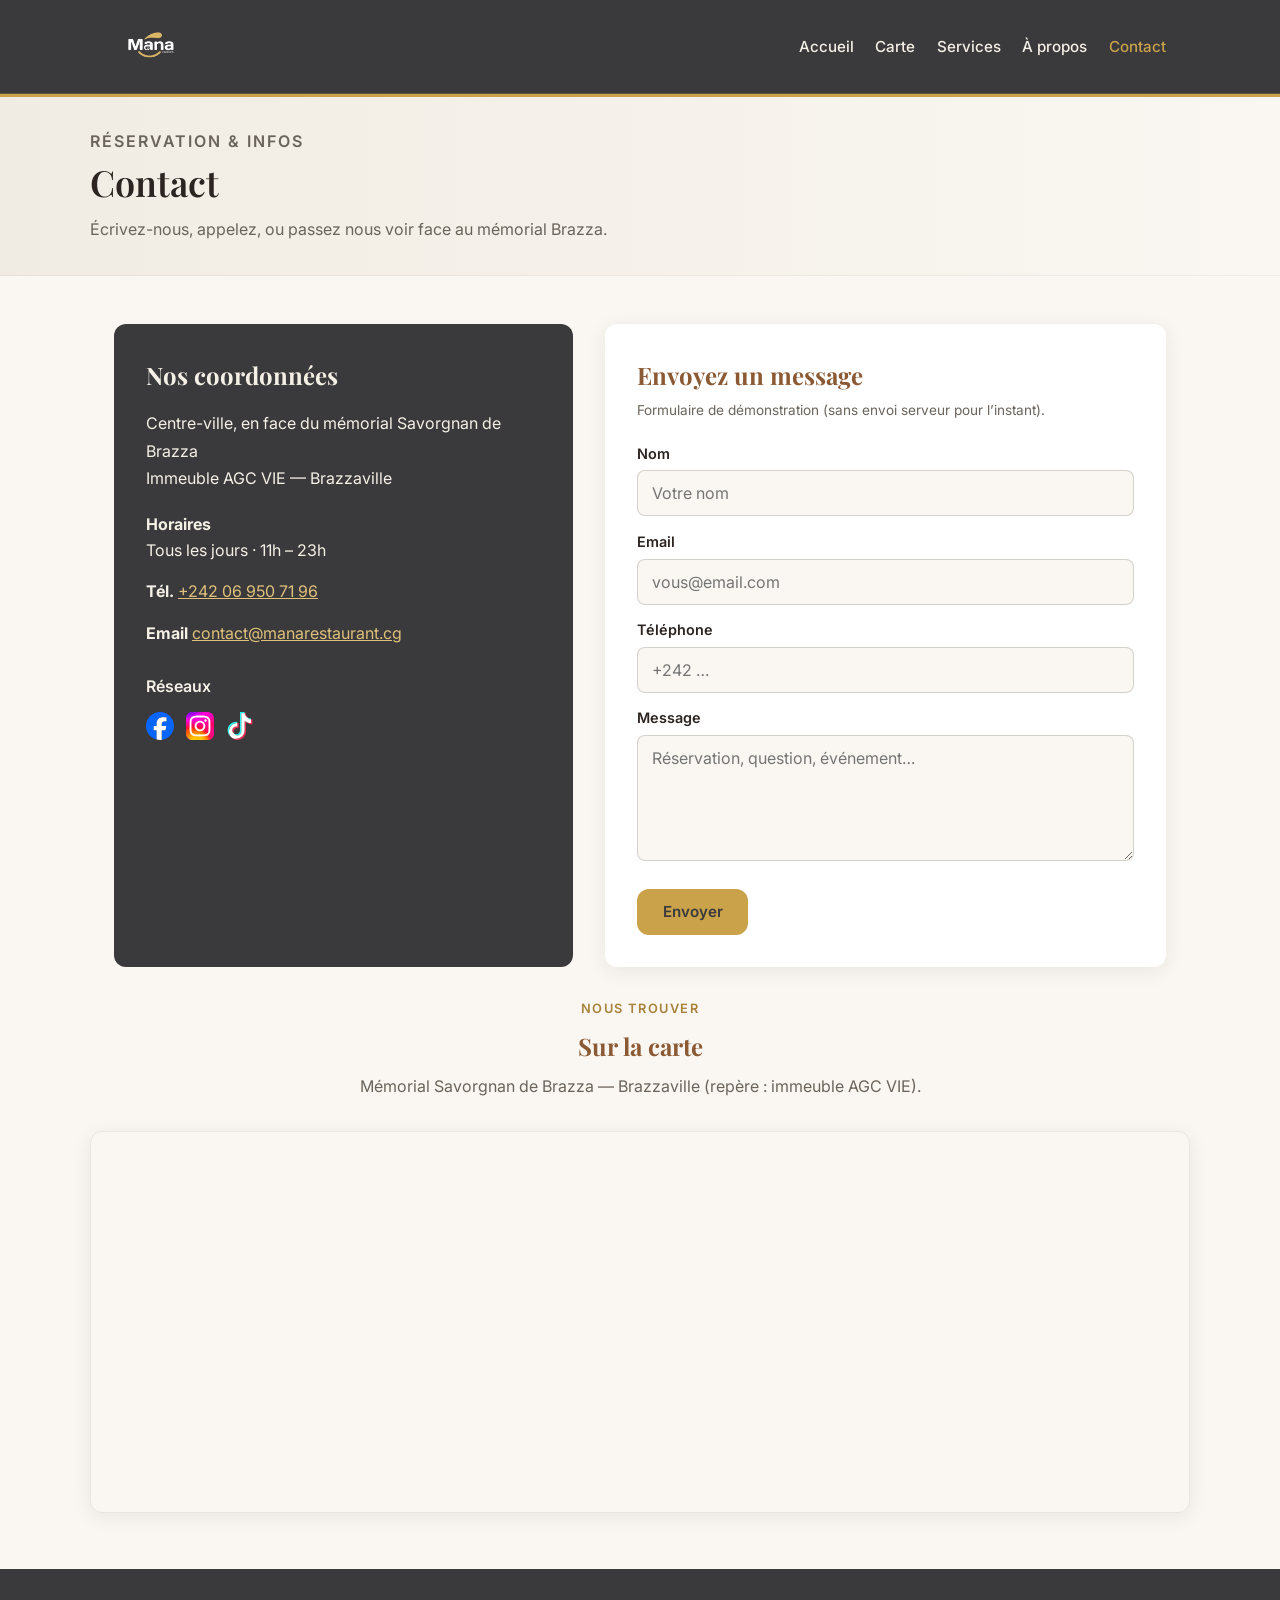
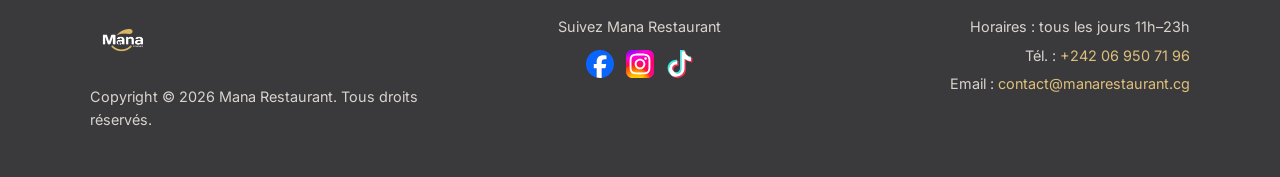
<file: Pages/contact.html>
<!DOCTYPE html>
<html lang="fr">
<head>
    <meta charset="UTF-8">
    <meta name="viewport" content="width=device-width, initial-scale=1.0">
    <link rel="preconnect" href="https://fonts.googleapis.com">
    <link rel="preconnect" href="https://fonts.gstatic.com" crossorigin>
    <link href="https://fonts.googleapis.com/css2?family=Inter:wght@400;500;600&family=Playfair+Display:wght@500;600;700&display=swap" rel="stylesheet">
    <link rel="stylesheet" href="../Css/style.css">
    <title>Mana Restaurant — Contact</title>
</head>
<body>
    <header class="site-header">
        <div class="site-header__inner">
            <a class="site-header__brand" href="index.html">
                <img src="../images/icones/ManaLogo.png" alt="Mana Restaurant" width="72" height="72">
            </a>
            <input type="checkbox" id="menu-toggle" class="menu-coche">
            <label for="menu-toggle" class="menu-burger">
                <span class="titre-cache">Menu</span>
                <span class="menu-burger__barre" aria-hidden="true"></span>
                <span class="menu-burger__barre" aria-hidden="true"></span>
                <span class="menu-burger__barre" aria-hidden="true"></span>
            </label>
            <nav class="site-nav" id="nav-principale" aria-label="Navigation principale">
                <ul>
                    <li><a href="index.html">Accueil</a></li>
                    <li><a href="carte.html">Carte</a></li>
                    <li><a href="services.html">Services</a></li>
                    <li><a href="a-propos.html">À propos</a></li>
                    <li><a href="contact.html" aria-current="page">Contact</a></li>
                </ul>
            </nav>
        </div>
    </header>

    <section class="page-banner">
        <div class="page-banner__inner">
            <p class="eyebrow">Réservation &amp; infos</p>
            <h1>Contact</h1>
            <p>Écrivez-nous, appelez, ou passez nous voir face au mémorial Brazza.</p>
        </div>
    </section>

    <main class="page-main">
        <section class="contact-grille reveal">
            <div class="contact-infos">
                <h2>Nos coordonnées</h2>
                <p class="contact-adresse">
                    Centre-ville, en face du mémorial Savorgnan de Brazza<br>
                    Immeuble AGC VIE — Brazzaville
                </p>
                <p>
                    <strong>Horaires</strong><br>
                    Tous les jours · 11h – 23h<br>
                </p>
                <p>
                    <strong>Tél.</strong>
                    <a href="tel:+242069507196">+242 06 950 71 96</a>
                </p>
                <p>
                    <strong>Email</strong>
                    <a href="mailto:contact@manarestaurant.cg">contact@manarestaurant.cg</a>
                </p>
                <div class="contact-reseaux">
                    <p>Réseaux</p>
                    <div class="footer-content-center-social">
                        <a href="https://www.facebook.com/manarestaurant.cg" target="_blank" rel="noopener noreferrer"><img src="../images/icones/facebook.svg" alt="Facebook"></a>
                        <a href="https://www.instagram.com/lemana.cg?igsh=MWgzZGJ4aHljemYydQ==" target="_blank" rel="noopener noreferrer"><img src="../images/icones/instagram.svg" alt="Instagram"></a>
                        <a href="https://www.tiktok.com/@mana.restaurant.cg" target="_blank" rel="noopener noreferrer"><img src="../images/icones/tiktok.svg" alt="TikTok"></a>
                    </div>
                </div>
            </div>

            <form class="contact-form" action="#" method="get">
                <h2>Envoyez un message</h2>
                <p class="form-note">Formulaire de démonstration (sans envoi serveur pour l’instant).</p>

                <label for="nom">Nom</label>
                <input type="text" id="nom" name="nom" required autocomplete="name" placeholder="Votre nom">

                <label for="email">Email</label>
                <input type="email" id="email" name="email" required autocomplete="email" placeholder="vous@email.com">

                <label for="telephone">Téléphone</label>
                <input type="tel" id="telephone" name="telephone" autocomplete="tel" placeholder="+242 …">

                <label for="message">Message</label>
                <textarea id="message" name="message" rows="5" required placeholder="Réservation, question, événement…"></textarea>

                <button type="submit" class="btn btn-voir-carte">Envoyer</button>
            </form>
        </section>

        <section class="contact-map reveal">
            <div class="section-inner">
                <p class="eyebrow">Nous trouver</p>
                <h2>Sur la carte</h2>
                <p class="section-lead">Mémorial Savorgnan de Brazza — Brazzaville (repère : immeuble AGC VIE).</p>
                <div class="map-frame">
                    <iframe
                        title="Carte — Mana Restaurant, Brazzaville"
                        src="https://www.google.com/maps/embed?pb=!1m18!1m12!1m3!1d3978.7031785108397!2d15.27655967354199!3d-4.2777898956961415!2m3!1f0!2f0!3f0!3m2!1i1024!2i768!4f13.1!3m3!1m2!1s0x1a6a330016e8fe7d%3A0x56ca5eaaad4beaac!2sMANA%20RESTAURANT!5e0!3m2!1sfr!2scg!4v1784161175183!5m2!1sfr!2scg"
                        loading="lazy"
                        referrerpolicy="strict-origin-when-cross-origin"
                        allowfullscreen></iframe>
                </div>
            </div>
        </section>
    </main>

    <footer class="site-footer">
        <div class="footer-content-left">
            <img src="../images/icones/ManaLogo.png" alt="Mana Restaurant">
            <p>Copyright © 2026 Mana Restaurant. Tous droits réservés.</p>
        </div>
        <div class="footer-content-center">
            <p>Suivez Mana Restaurant</p>
            <div class="footer-content-center-social">
                <a href="https://www.facebook.com/manarestaurant.cg" target="_blank" rel="noopener noreferrer"><img src="../images/icones/facebook.svg" alt="Facebook"></a>
                <a href="https://www.instagram.com/lemana.cg?igsh=MWgzZGJ4aHljemYydQ==" target="_blank" rel="noopener noreferrer"><img src="../images/icones/instagram.svg" alt="Instagram"></a>
                <a href="https://www.tiktok.com/@lemana.cg" target="_blank" rel="noopener noreferrer"><img src="../images/icones/tiktok.svg" alt="TikTok"></a>
            </div>
        </div>
        <div class="footer-content-right">
          
            <p>Horaires : tous les jours 11h–23h </p>
            <p>Tél. : <a href="tel:+242067282843">+242 06 950 71 96</a></p>
            <p>Email : <a href="mailto:contact@manarestaurant.cg">contact@manarestaurant.cg</a></p>
        </div>
    </footer>
</body>
</html>
</file>
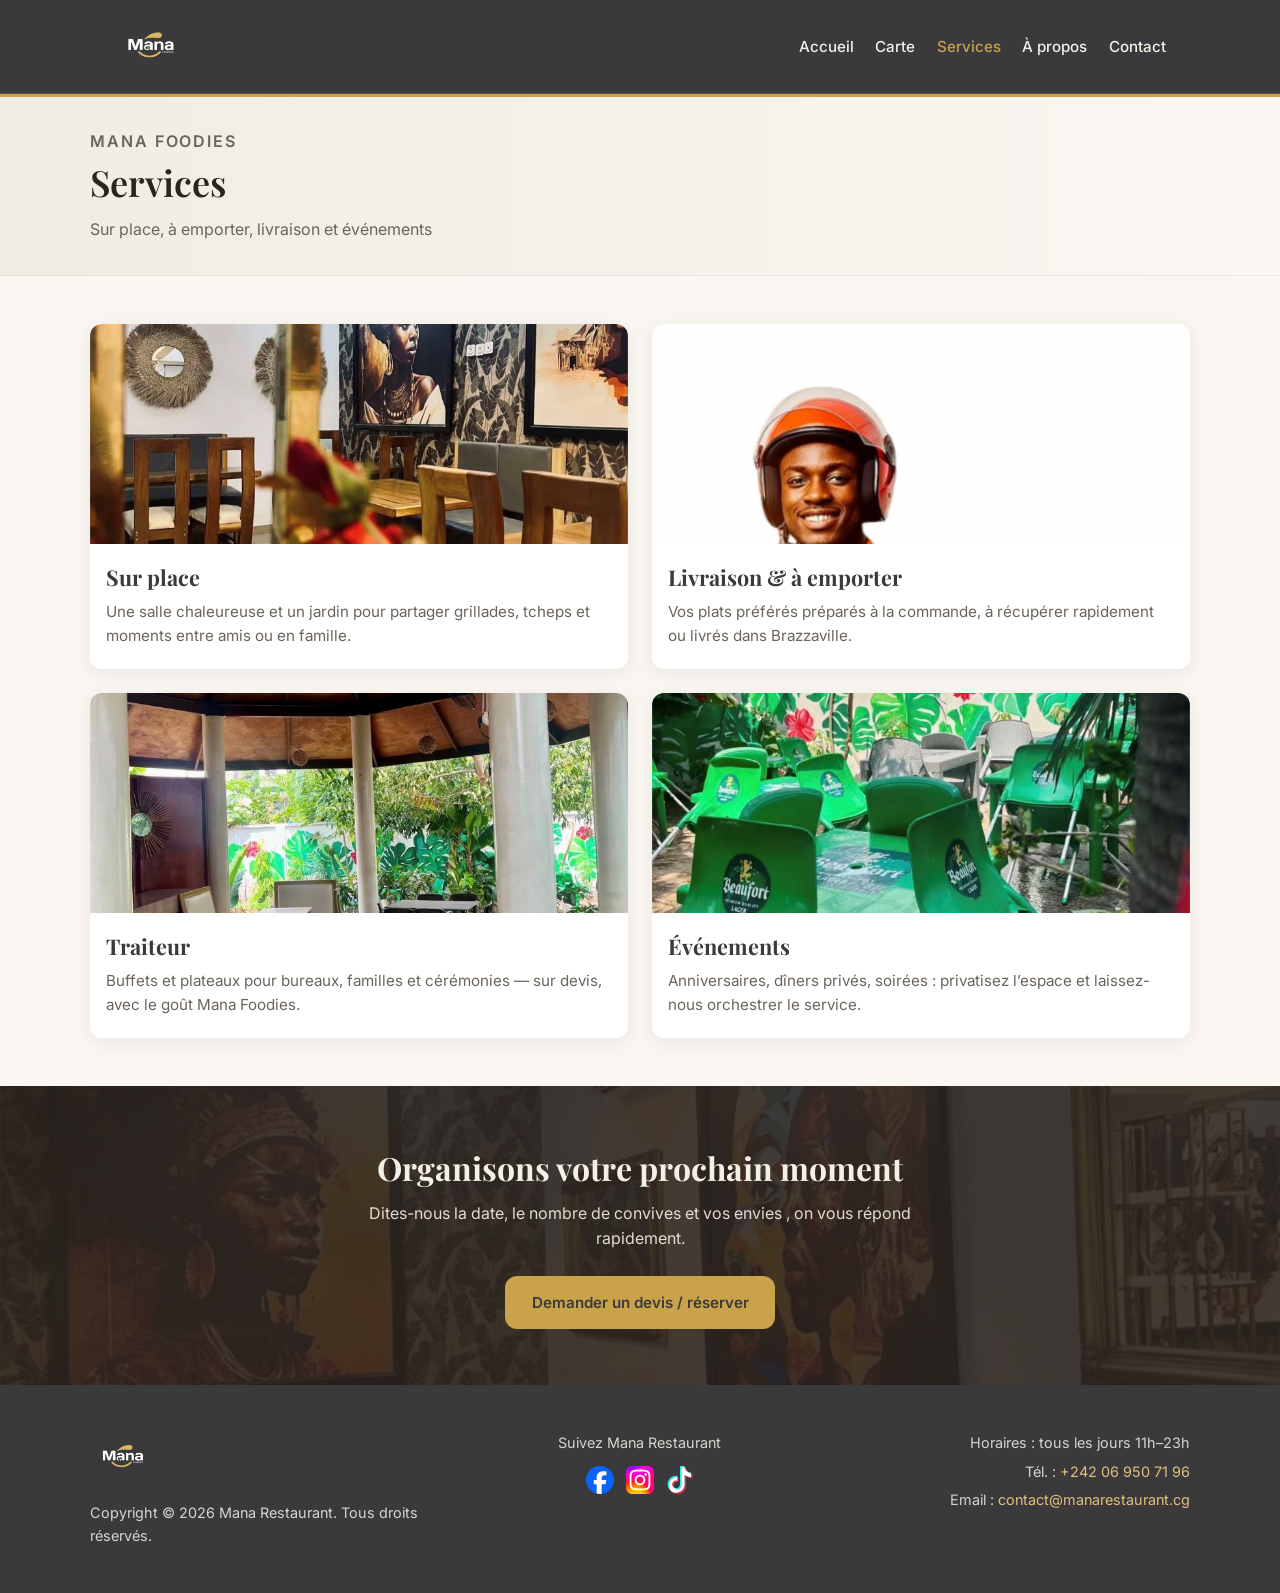
<file: Pages/services.html>
<!DOCTYPE html>
<html lang="fr">
<head>
    <meta charset="UTF-8">
    <meta name="viewport" content="width=device-width, initial-scale=1.0">
    <link rel="preconnect" href="https://fonts.googleapis.com">
    <link rel="preconnect" href="https://fonts.gstatic.com" crossorigin>
    <link href="https://fonts.googleapis.com/css2?family=Inter:wght@400;500;600&family=Playfair+Display:wght@500;600;700&display=swap" rel="stylesheet">
    <link rel="stylesheet" href="../Css/style.css">
    <title>Mana Restaurant — Services</title>
</head>
<body>
    <header class="site-header">
        <div class="site-header__inner">
            <a class="site-header__brand" href="index.html">
                <img src="../images/icones/ManaLogo.png" alt="Mana Restaurant" width="72" height="72">
            </a>
            <input type="checkbox" id="menu-toggle" class="menu-coche">
            <label for="menu-toggle" class="menu-burger">
                <span class="titre-cache">Menu</span>
                <span class="menu-burger__barre" aria-hidden="true"></span>
                <span class="menu-burger__barre" aria-hidden="true"></span>
                <span class="menu-burger__barre" aria-hidden="true"></span>
            </label>
            <nav class="site-nav" id="nav-principale" aria-label="Navigation principale">
                <ul>
                    <li><a href="index.html">Accueil</a></li>
                    <li><a href="carte.html">Carte</a></li>
                    <li><a href="services.html" aria-current="page">Services</a></li>
                    <li><a href="a-propos.html">À propos</a></li>
                    <li><a href="contact.html">Contact</a></li>
                </ul>
            </nav>
        </div>
    </header>

    <section class="page-banner">
        <div class="page-banner__inner">
            <p class="eyebrow">Mana Foodies</p>
            <h1>Services</h1>
            <p>Sur place, à emporter, livraison et événements </p>
        </div>
    </section>

    <main class="page-main">
        <section class="services-page reveal">
            <h2 class="titre-cache">Nos services</h2>
            <div class="services-page__grille">
                <article class="service-carte">
                    <img src="../images/Visuel_restaurant/image_consommation_surplace.jpg" alt="Repas sur place au Mana Restaurant">
                    <h2>Sur place</h2>
                    <p>Une salle chaleureuse et un jardin pour partager grillades, tcheps et moments entre amis ou en famille.</p>
                </article>
                <article class="service-carte">
                    <img class="cadrage-haut" src="../images/Visuel_restaurant/livreur.jpg" alt="Livraison et à emporter">
                    <h2>Livraison &amp; à emporter</h2>
                    <p>Vos plats préférés préparés à la commande, à récupérer rapidement ou livrés dans Brazzaville.</p>
                </article>
                <article class="service-carte">
                    <img src="../images/Visuel_restaurant/img_mpip9o27_7c7juvk0_8.jpg" alt="Formule traiteur">
                    <h2>Traiteur</h2>
                    <p>Buffets et plateaux pour bureaux, familles et cérémonies — sur devis, avec le goût Mana Foodies.</p>
                </article>
                <article class="service-carte">
                    <img src="../images/Visuel_restaurant/evements.jpg" alt="Événements et réceptions">
                    <h2>Événements</h2>
                    <p>Anniversaires, dîners privés, soirées : privatisez l’espace et laissez-nous orchestrer le service.</p>
                </article>
            </div>
        </section>

        <section class="bandeau-cta reveal">
            <div class="bandeau-cta__inner">
                <h2>Organisons votre prochain moment</h2>
                <p>Dites-nous la date, le nombre de convives et vos envies , on vous répond rapidement.</p>
                <a href="contact.html" class="btn btn-voir-carte">Demander un devis / réserver</a>
            </div>
        </section>
    </main>

    <footer class="site-footer">
        <div class="footer-content-left">
            <img src="../images/icones/ManaLogo.png" alt="Mana Restaurant">
            <p>Copyright © 2026 Mana Restaurant. Tous droits réservés.</p>
        </div>
        <div class="footer-content-center">
            <p>Suivez Mana Restaurant</p>
            <div class="footer-content-center-social">
                <a href="https://www.facebook.com/manarestaurant.cg" target="_blank" rel="noopener noreferrer"><img src="../images/icones/facebook.svg" alt="Facebook"></a>
                <a href="https://www.instagram.com/lemana.cg?igsh=MWgzZGJ4aHljemYydQ==" target="_blank" rel="noopener noreferrer"><img src="../images/icones/instagram.svg" alt="Instagram"></a>
                <a href="https://www.tiktok.com/@lemana.cg" target="_blank" rel="noopener noreferrer"><img src="../images/icones/tiktok.svg" alt="TikTok"></a>
            </div>
        </div>
        <div class="footer-content-right">
            <p>Horaires : tous les jours 11h–23h </p>
            <p>Tél. : <a href="tel:+242067282843">+242 06 950 71 96</a></p>
            <p>Email : <a href="mailto:contact@manarestaurant.cg">contact@manarestaurant.cg</a></p>
        </div>
    </footer>
</body>
</html>
</file>
<file: Css/style.css>
﻿/* Mana Restaurant — styles partagés */

:root {
    /* Couleurs */
    --couleur-or: #C9A24A;
    --couleur-or-clair: #DFC07A;
    --couleur-or-fonce: #A8823A;
    --couleur-fond: #FAF7F2;
    --couleur-fond-alt: #F1ECE3;
    --couleur-surface: #FFFFFF;
    --couleur-bois: #8B5A34;
    --couleur-anthracite: #3A3A3D;
    --couleur-texte: #2B2420;
    --couleur-texte-doux: #6B645C;
    --couleur-texte-sur-fonce: #F5F0E6;

    /* Typo */
    --police-titre: 'Playfair Display', serif;
    --police-texte: 'Inter', sans-serif;

    /* Détails */
    --arrondi-moyen: 12px;
    --ombre-douce: 0 4px 20px rgba(43, 36, 32, 0.08);
    --largeur-max: 1100px;
}

*,
*::before,
*::after {
    box-sizing: border-box;
}

body {
    margin: 0;
    font-family: var(--police-texte);
    color: var(--couleur-texte);
    background-color: var(--couleur-fond);
    line-height: 1.6;
}

img {
    max-width: 100%;
    display: block;
}

a {
    color: inherit;
}

a:focus-visible,
button:focus-visible,
input:focus-visible,
textarea:focus-visible {
    outline: 2px solid var(--couleur-or);
    outline-offset: 3px;
}

@keyframes apparition {
    from {
        opacity: 0;
        transform: translateY(18px);
    }
    to {
        opacity: 1;
        transform: translateY(0);
    }
}

.reveal {
    animation: apparition 0.7s ease both;
}

.titre-cache {
    position: absolute;
    width: 1px;
    height: 1px;
    padding: 0;
    margin: -1px;
    overflow: hidden;
    clip: rect(0, 0, 0, 0);
    white-space: nowrap;
    border: 0;
}

@media (prefers-reduced-motion: reduce) {
    .reveal {
        animation: none;
    }
}

.eyebrow {
    margin: 0 0 0.5rem;
    font-size: 0.8rem;
    font-weight: 600;
    letter-spacing: 0.12em;
    text-transform: uppercase;
    color: var(--couleur-or-fonce);
}

.lien-or {
    display: inline-block;
    margin-top: 1rem;
    color: var(--couleur-or-fonce);
    font-weight: 600;
    text-decoration: none;
    border-bottom: 1px solid transparent;
    transition: color 0.2s ease, border-color 0.2s ease;
}

.lien-or:hover {
    color: var(--couleur-or);
    border-bottom-color: var(--couleur-or);
}

.section-inner {
    max-width: var(--largeur-max);
    margin: 0 auto;
}

.section-lead {
    margin: 0 auto 2rem;
    max-width: 38rem;
    text-align: center;
    color: var(--couleur-texte-doux);
}

.page-main {
    padding-bottom: 0;
}

/* ---------- Boutons ---------- */

.btn {
    display: inline-block;
    padding: 0.85rem 1.6rem;
    border-radius: var(--arrondi-moyen);
    font-family: var(--police-texte);
    font-size: 0.95rem;
    font-weight: 600;
    text-decoration: none;
    border: 1.5px solid transparent;
    cursor: pointer;
    transition: background-color 0.2s ease, color 0.2s ease, border-color 0.2s ease, transform 0.2s ease;
}

.btn:hover {
    transform: translateY(-2px);
}

.btn-primary,
.btn-voir-carte,
.btn-reserver-table {
    background-color: var(--couleur-or);
    color: var(--couleur-anthracite);
}

.btn-primary:hover,
.btn-voir-carte:hover,
.btn-reserver-table:hover {
    background-color: var(--couleur-or-clair);
}

.btn-outline {
    background-color: transparent;
    color: var(--couleur-texte-sur-fonce);
    border-color: var(--couleur-texte-sur-fonce);
}

.btn-outline:hover {
    background-color: rgba(245, 240, 230, 0.12);
    border-color: var(--couleur-or-clair);
}

/* ---------- Hero accueil ---------- */

.header-hero {
    min-height: 70vh;
    width: 100%;
    background-image:
        linear-gradient(rgba(43, 36, 32, 0.58), rgba(43, 36, 32, 0.62)),
        url("../images/Visuel_restaurant/image_hero.jpg");
    background-size: cover;
    background-position: center;
    background-repeat: no-repeat;
    color: var(--couleur-texte-sur-fonce);
    display: flex;
    flex-direction: column;
    padding: 1.25rem 2rem 3rem;
}

.header-hero-nav {
    display: flex;
    justify-content: space-between;
    align-items: center;
    gap: 1.5rem;
    flex-wrap: wrap;
}

.header-hero-logo img {
    width: 64px;
    height: auto;
}

.header-hero-nav ul {
    display: flex;
    align-items: center;
    gap: 1.5rem;
    list-style: none;
    margin: 0;
    padding: 0;
    flex-wrap: wrap;
}

.header-hero-nav a {
    text-decoration: none;
    color: var(--couleur-texte-sur-fonce);
    font-size: 0.95rem;
    font-weight: 500;
    transition: color 0.2s ease;
}

.header-hero-nav a:hover,
.header-hero-nav a[aria-current="page"] {
    color: var(--couleur-or);
}

.header-hero-content {
    flex: 1;
    display: flex;
    flex-direction: column;
    justify-content: center;
    align-items: center;
    text-align: center;
    max-width: 40rem;
    margin: 0 auto;
    padding: 2rem 0;
}

.header-hero-brand {
    margin: 0 0 0.75rem;
    font-family: var(--police-titre);
    font-size: clamp(2.5rem, 6vw, 4rem);
    font-weight: 700;
    color: var(--couleur-texte-sur-fonce);
}

.header-hero-slogan {
    margin: 0 0 0.75rem;
    font-size: 0.95rem;
    font-weight: 500;
    letter-spacing: 0.06em;
    text-transform: uppercase;
    color: var(--couleur-or-clair);
}

.header-hero-content h1 {
    margin: 0 0 1rem;
    font-family: var(--police-titre);
    font-size: clamp(1.15rem, 2.5vw, 1.5rem);
    font-weight: 500;
    color: var(--couleur-or-clair);
}

.header-hero-text {
    margin: 0 0 2rem;
    font-size: 1.05rem;
    color: var(--couleur-texte-sur-fonce);
}

.header-hero-cta {
    display: flex;
    flex-wrap: wrap;
    gap: 1rem;
    justify-content: center;
}

/* ---------- Header pages intérieures ---------- */

.site-header {
    position: sticky;
    top: 0;
    z-index: 100;
    background-color: var(--couleur-anthracite);
    border-bottom: 1px solid rgba(201, 162, 74, 0.25);
    transition: box-shadow 0.25s ease;
}

.site-header__inner {
    max-width: var(--largeur-max);
    margin: 0 auto;
    padding: 0.65rem 1.5rem;
    display: flex;
    align-items: center;
    justify-content: space-between;
    gap: 1.5rem;
    flex-wrap: wrap;
}

.site-header__brand img {
    width: 72px;
    height: auto;
}

.site-nav ul {
    display: flex;
    align-items: center;
    gap: 1.35rem;
    list-style: none;
    margin: 0;
    padding: 0;
    flex-wrap: wrap;
}

.site-nav a {
    text-decoration: none;
    color: var(--couleur-texte-sur-fonce);
    font-size: 0.95rem;
    font-weight: 500;
    transition: color 0.2s ease;
}

.site-nav a:hover,
.site-nav a[aria-current="page"] {
    color: var(--couleur-or);
}

/* ---------- Menu burger (CSS uniquement) ---------- */

.menu-coche {
    display: none;
}

.menu-burger {
    display: none;
}

.menu-burger__barre {
    display: block;
    width: 24px;
    height: 2px;
    background-color: var(--couleur-texte-sur-fonce);
    border-radius: 2px;
    transition: transform 0.25s ease, opacity 0.25s ease;
}

.menu-coche:checked + .menu-burger .menu-burger__barre:nth-child(1) {
    transform: translateY(7px) rotate(45deg);
}

.menu-coche:checked + .menu-burger .menu-burger__barre:nth-child(2) {
    opacity: 0;
}

.menu-coche:checked + .menu-burger .menu-burger__barre:nth-child(3) {
    transform: translateY(-7px) rotate(-45deg);
}

/* ---------- Bandeau page ---------- */

.page-banner {
    background: linear-gradient(90deg, var(--couleur-fond-alt) 0%, var(--couleur-fond) 100%);
    border-bottom: 1px solid rgba(43, 36, 32, 0.06);
    border-top: 3px solid var(--couleur-or);
    padding: 2rem 1.5rem;
}

.page-banner__inner {
    max-width: var(--largeur-max);
    margin: 0 auto;
}

.page-banner h1 {
    margin: 0 0 0.35rem;
    font-family: var(--police-titre);
    font-size: clamp(1.75rem, 3vw, 2.25rem);
    font-weight: 600;
}

.page-banner p {
    margin: 0;
    color: var(--couleur-texte-doux);
    font-size: 1rem;
    max-width: 36rem;
}

/* ---------- Preuves ---------- */

.preuves {
    background: var(--couleur-anthracite);
    color: var(--couleur-texte-sur-fonce);
    padding: 1.75rem 1.5rem;
    border-bottom: 3px solid var(--couleur-or);
}

.preuves__inner {
    max-width: var(--largeur-max);
    margin: 0 auto;
    display: grid;
    grid-template-columns: repeat(3, 1fr);
    gap: 1.5rem;
}

.preuve__label {
    display: block;
    font-size: 0.72rem;
    letter-spacing: 0.14em;
    text-transform: uppercase;
    color: var(--couleur-or-clair);
    margin-bottom: 0.35rem;
}

.preuve strong {
    display: block;
    font-family: var(--police-titre);
    font-size: 1.15rem;
    margin-bottom: 0.25rem;
}

.preuve p {
    margin: 0;
    font-size: 0.9rem;
    color: rgba(245, 240, 230, 0.75);
}

/* ---------- Présentation ---------- */

.presentation {
    display: grid;
    grid-template-columns: 1fr 1fr;
    gap: 2.5rem;
    align-items: center;
    max-width: calc(var(--largeur-max) + 3rem);
    margin: 0 auto;
    padding: 3.5rem 1.5rem;
    background-color: var(--couleur-fond-alt);
}

.presentation-content img {
    width: 100%;
    height: 320px;
    object-fit: cover;
    border-radius: var(--arrondi-moyen);
    box-shadow: var(--ombre-douce);
}

.presentation-text h2 {
    margin: 0 0 0.5rem;
    font-family: var(--police-titre);
    font-size: clamp(1.6rem, 3vw, 2rem);
    font-weight: 600;
    color: var(--couleur-bois);
}

.presentation-text p {
    margin: 0;
    font-size: 1.05rem;
    color: var(--couleur-texte);
}

/* ---------- Ambiance ---------- */

.ambiance {
    padding: 3.5rem 1.5rem;
    background-color: var(--couleur-anthracite);
    color: var(--couleur-texte-sur-fonce);
}

.ambiance .eyebrow {
    color: var(--couleur-or-clair);
    text-align: center;
}

.ambiance h2 {
    margin: 0 0 0.5rem;
    font-family: var(--police-titre);
    font-size: clamp(1.6rem, 3vw, 2rem);
    text-align: center;
    color: var(--couleur-texte-sur-fonce);
}

.ambiance-grille {
    display: grid;
    grid-template-columns: repeat(3, 1fr);
    gap: 1rem;
}

.ambiance-grille img {
    width: 100%;
    height: 200px;
    object-fit: cover;
    border-radius: var(--arrondi-moyen);
    transition: transform 0.35s ease;
}

.ambiance-grille img:hover {
    transform: scale(1.03);
}

/* Grille accueil — 5 photos, placement explicite */
.ambiance-grille--accueil {
    grid-template-columns: repeat(3, 1fr);
    grid-template-rows: repeat(3, 180px);
    gap: 1rem;
}

.ambiance-grille--accueil img {
    width: 100%;
    height: 100%;
    object-fit: cover;
}

.ambiance-grille--accueil img:nth-child(1) {
    grid-column: 1 / 3;
    grid-row: 1 / 3;
}

.ambiance-grille--accueil img:nth-child(2) {
    grid-column: 3;
    grid-row: 1;
}

.ambiance-grille--accueil img:nth-child(3) {
    grid-column: 3;
    grid-row: 2;
}

.ambiance-grille--accueil img:nth-child(4) {
    grid-column: 1;
    grid-row: 3;
}

.ambiance-grille--accueil img:nth-child(5) {
    grid-column: 2 / 4;
    grid-row: 3;
}

.apropos-galerie .ambiance-grille {
    grid-template-columns: repeat(3, 1fr);
}

/* ---------- Mosaïque plats ---------- */

.mosaique-plats {
    padding: 3.5rem 1.5rem;
    background-color: var(--couleur-fond-alt);
}

.mosaique-plats h2 {
    margin: 0 0 0.5rem;
    font-family: var(--police-titre);
    font-size: clamp(1.6rem, 3vw, 2rem);
    font-weight: 600;
    color: var(--couleur-bois);
    text-align: center;
}

.mosaique-plats .eyebrow {
    text-align: center;
}

.mosaique-plats__grille {
    display: grid;
    grid-template-columns: repeat(4, 1fr);
    gap: 1rem;
    margin-bottom: 0.5rem;
}

.mosaique-item {
    position: relative;
    margin: 0;
    height: 200px;
    overflow: hidden;
    border-radius: var(--arrondi-moyen);
    box-shadow: var(--ombre-douce);
}

.mosaique-item img {
    width: 100%;
    height: 100%;
    object-fit: cover;
    transition: transform 0.35s ease;
}

.mosaique-item:hover img {
    transform: scale(1.06);
}

.mosaique-item figcaption {
    position: absolute;
    left: 0;
    right: 0;
    bottom: 0;
    padding: 1.5rem 0.75rem 0.75rem;
    background: linear-gradient(transparent, rgba(42, 36, 32, 0.88));
    color: var(--couleur-texte-sur-fonce);
    font-size: 0.9rem;
    font-weight: 600;
}

.mosaique-item .prix,
.plat-visuel .prix {
    display: block;
    margin-top: 0.2rem;
    font-size: 0.8rem;
    font-weight: 700;
    color: var(--couleur-or-clair);
}

.plat-visuel .prix {
    margin: 0;
    font-size: 0.88rem;
    color: var(--couleur-or-fonce);
}

.bouton-voir-menu,
.bouton-voir-services {
    margin-top: 2rem;
    text-align: center;
}

/* ---------- Services accueil ---------- */

.services {
    padding: 3.5rem 1.5rem;
    background-color: var(--couleur-fond);
}

.services h2 {
    margin: 0 0 0.5rem;
    font-family: var(--police-titre);
    font-size: clamp(1.6rem, 3vw, 2rem);
    font-weight: 600;
    color: var(--couleur-bois);
    text-align: center;
}

.services > p {
    margin: 0 auto 2rem;
    max-width: 36rem;
    text-align: center;
    color: var(--couleur-texte-doux);
    font-size: 1rem;
}

.services-cartes {
    display: grid;
    grid-template-columns: repeat(3, 1fr);
    gap: 1.5rem;
    max-width: var(--largeur-max);
    margin: 0 auto;
}

.service-carte {
    background-color: var(--couleur-surface);
    border-radius: var(--arrondi-moyen);
    overflow: hidden;
    box-shadow: var(--ombre-douce);
    transition: transform 0.25s ease, box-shadow 0.25s ease;
}

.service-carte:hover {
    transform: translateY(-6px);
    box-shadow: 0 12px 28px rgba(43, 36, 32, 0.14);
}

.service-carte img {
    width: 100%;
    height: 200px;
    object-fit: cover;
    object-position: center;
}

.service-carte img.cadrage-haut {
    object-position: top center;
}

.service-carte h3 {
    margin: 1rem 1rem 0.35rem;
    font-family: var(--police-titre);
    font-size: 1.2rem;
    color: var(--couleur-anthracite);
}

.service-carte p {
    margin: 0 1rem 1.25rem;
    font-size: 0.95rem;
    color: var(--couleur-texte-doux);
}

/* ---------- CTA final ---------- */

.dernier-section {
    position: relative;
    min-height: 380px;
    display: flex;
    align-items: center;
    justify-content: center;
    overflow: hidden;
}

.dernier-section > img {
    position: absolute;
    inset: 0;
    width: 100%;
    height: 100%;
    object-fit: cover;
    z-index: 0;
}

.dernier-section::after {
    content: "";
    position: absolute;
    inset: 0;
    background: rgba(42, 36, 32, 0.62);
    z-index: 1;
}

.dernier-section-content {
    position: relative;
    z-index: 2;
    max-width: 32rem;
    padding: 2.5rem 1.5rem;
    text-align: center;
    color: var(--couleur-texte-sur-fonce);
}

.dernier-section-content h2 {
    margin: 0 0 0.5rem;
    font-family: var(--police-titre);
    font-size: clamp(1.6rem, 3vw, 2rem);
    color: var(--couleur-texte-sur-fonce);
}

.dernier-section-content p {
    margin: 0 0 1.5rem;
    color: rgba(245, 240, 230, 0.9);
}

/* ---------- Carte (menu visuel) ---------- */

.carte-ancres {
    position: sticky;
    top: 72px;
    z-index: 90;
    background: rgba(250, 247, 242, 0.95);
    backdrop-filter: blur(8px);
    border-bottom: 1px solid rgba(43, 36, 32, 0.08);
}

.carte-ancres__inner {
    max-width: var(--largeur-max);
    margin: 0 auto;
    padding: 0.75rem 1.5rem;
    display: flex;
    flex-wrap: wrap;
    gap: 0.65rem 1rem;
}

.carte-ancres a {
    text-decoration: none;
    font-size: 0.85rem;
    font-weight: 600;
    color: var(--couleur-anthracite);
    padding: 0.35rem 0.7rem;
    border-radius: 999px;
    border: 1px solid rgba(43, 36, 32, 0.12);
    transition: background-color 0.2s ease, color 0.2s ease, border-color 0.2s ease;
}

.carte-ancres a:hover {
    background-color: var(--couleur-or);
    border-color: var(--couleur-or);
    color: var(--couleur-anthracite);
}

.menu-visuel {
    max-width: var(--largeur-max);
    margin: 0 auto;
    padding: 2.75rem 1.5rem;
}

.menu-visuel--alt {
    max-width: none;
    background: var(--couleur-fond-alt);
    padding-left: max(1.5rem, calc((100% - var(--largeur-max)) / 2));
    padding-right: max(1.5rem, calc((100% - var(--largeur-max)) / 2));
}

.menu-visuel h2 {
    margin: 0 0 1.5rem;
    font-family: var(--police-titre);
    font-size: clamp(1.4rem, 2.5vw, 1.85rem);
    color: var(--couleur-bois);
    border-bottom: 2px solid var(--couleur-or);
    display: inline-block;
    padding-bottom: 0.4rem;
}

.plats-visuels {
    display: grid;
    grid-template-columns: repeat(auto-fill, minmax(220px, 1fr));
    gap: 1.15rem;
}

.plat-visuel {
    background: var(--couleur-surface);
    border-radius: var(--arrondi-moyen);
    overflow: hidden;
    box-shadow: var(--ombre-douce);
    transition: transform 0.25s ease, box-shadow 0.25s ease;
}

.plat-visuel:hover {
    transform: translateY(-6px);
    box-shadow: 0 14px 30px rgba(43, 36, 32, 0.14);
}

.plat-visuel img {
    width: 100%;
    height: 160px;
    object-fit: cover;
    transition: transform 0.35s ease;
}

.plat-visuel:hover img {
    transform: scale(1.05);
}

.plat-visuel div {
    padding: 0.85rem 0.9rem 1rem;
}

.plat-visuel h3 {
    margin: 0 0 0.3rem;
    font-size: 0.98rem;
    font-weight: 600;
    color: var(--couleur-texte);
}

/* ---------- Services page ---------- */

.services-page {
    padding: 3rem 1.5rem;
}

.services-page__grille {
    display: grid;
    grid-template-columns: repeat(2, 1fr);
    gap: 1.5rem;
    max-width: var(--largeur-max);
    margin: 0 auto;
}

.services-page .service-carte h2 {
    margin: 1rem 1rem 0.35rem;
    font-family: var(--police-titre);
    font-size: 1.35rem;
    color: var(--couleur-anthracite);
    text-align: left;
}

.services-page .service-carte img {
    height: 220px;
}

/* ---------- À propos ---------- */

.apropos-intro {
    display: grid;
    grid-template-columns: 1.1fr 0.9fr;
    gap: 2.5rem;
    align-items: center;
    max-width: var(--largeur-max);
    margin: 0 auto;
    padding: 3.5rem 1.5rem;
}

.apropos-intro__texte h2 {
    margin: 0 0 1rem;
    font-family: var(--police-titre);
    font-size: clamp(1.5rem, 3vw, 2rem);
    color: var(--couleur-bois);
}

.apropos-intro__texte p {
    margin: 0 0 1rem;
    color: var(--couleur-texte);
    max-width: 40rem;
}

.apropos-intro__media img {
    width: 100%;
    height: 360px;
    object-fit: cover;
    border-radius: var(--arrondi-moyen);
    box-shadow: var(--ombre-douce);
}

.nos-horaires {
    padding: 2rem 1.5rem 3rem;
    text-align: center;
    background: var(--couleur-fond-alt);
}

.nos-horaires h2 {
    margin: 0 0 0.5rem;
    font-family: var(--police-titre);
    color: var(--couleur-bois);
}

.nos-horaires .eyebrow {
    text-align: center;
}

.nos-horaires p {
    margin: 0;
    font-size: 1.1rem;
    color: var(--couleur-texte);
}

/* ---------- Contact ---------- */

.contact-grille {
    display: grid;
    grid-template-columns: 0.9fr 1.1fr;
    gap: 2rem;
    max-width: var(--largeur-max);
    margin: 0 auto;
    padding: 3rem 1.5rem 2rem;
}

.contact-infos {
    background: var(--couleur-anthracite);
    color: var(--couleur-texte-sur-fonce);
    border-radius: var(--arrondi-moyen);
    padding: 2rem;
}

.contact-infos h2 {
    margin: 0 0 1rem;
    font-family: var(--police-titre);
    color: var(--couleur-texte-sur-fonce);
}

.contact-infos a {
    color: var(--couleur-or-clair);
}

.contact-adresse {
    margin-bottom: 1.25rem;
    line-height: 1.7;
}

.contact-reseaux {
    margin-top: 1.75rem;
}

.contact-reseaux p {
    margin-bottom: 0.5rem;
    font-weight: 600;
}

.contact-infos .footer-content-center-social {
    justify-content: flex-start;
}

.contact-form {
    background: var(--couleur-surface);
    border-radius: var(--arrondi-moyen);
    padding: 2rem;
    box-shadow: var(--ombre-douce);
}

.contact-form h2 {
    margin: 0 0 0.35rem;
    font-family: var(--police-titre);
    color: var(--couleur-bois);
}

.form-note {
    margin: 0 0 1.25rem;
    font-size: 0.85rem;
    color: var(--couleur-texte-doux);
}

.contact-form label {
    display: block;
    margin: 0.85rem 0 0.35rem;
    font-weight: 600;
    font-size: 0.9rem;
}

.contact-form input,
.contact-form textarea {
    width: 100%;
    padding: 0.75rem 0.9rem;
    border: 1px solid rgba(43, 36, 32, 0.18);
    border-radius: 8px;
    font-family: var(--police-texte);
    font-size: 1rem;
    background: var(--couleur-fond);
    color: var(--couleur-texte);
}

.contact-form input:focus,
.contact-form textarea:focus {
    border-color: var(--couleur-or);
}

.contact-form button {
    margin-top: 1.25rem;
    border: none;
}

.contact-map {
    padding: 0 1.5rem 3.5rem;
}

.contact-map h2 {
    text-align: center;
    font-family: var(--police-titre);
    color: var(--couleur-bois);
    margin: 0 0 0.5rem;
}

.contact-map .eyebrow {
    text-align: center;
}

.map-frame {
    max-width: var(--largeur-max);
    margin: 0 auto;
    border-radius: var(--arrondi-moyen);
    overflow: hidden;
    box-shadow: var(--ombre-douce);
    border: 1px solid rgba(43, 36, 32, 0.08);
}

.map-frame iframe {
    display: block;
    width: 100%;
    height: 380px;
    border: 0;
}

/* ---------- Bandeau CTA ---------- */

.bandeau-cta {
    background:
        linear-gradient(rgba(42, 36, 32, 0.88), rgba(42, 36, 32, 0.88)),
        url("../images/Visuel_restaurant/image_hero.jpg") center/cover;
    color: var(--couleur-texte-sur-fonce);
    padding: 3.5rem 1.5rem;
    text-align: center;
}

.bandeau-cta__inner {
    max-width: 36rem;
    margin: 0 auto;
}

.bandeau-cta h2 {
    margin: 0 0 0.5rem;
    font-family: var(--police-titre);
    font-size: clamp(1.5rem, 3vw, 2rem);
    color: var(--couleur-texte-sur-fonce);
}

.bandeau-cta p {
    margin: 0 0 1.5rem;
    color: rgba(245, 240, 230, 0.9);
}

/* ---------- Footer ---------- */

.site-footer {
    background-color: var(--couleur-anthracite);
    color: var(--couleur-texte-sur-fonce);
    padding: 2.5rem max(1.5rem, calc((100% - var(--largeur-max)) / 2));
    display: grid;
    grid-template-columns: repeat(3, 1fr);
    gap: 2rem;
    align-items: start;
    font-size: 0.9rem;
}

.footer-content-left {
    text-align: left;
}

.footer-content-center {
    text-align: center;
}

.footer-content-right {
    text-align: right;
}

.site-footer img {
    width: 64px;
    height: auto;
    margin-bottom: 0.75rem;
}

.site-footer p {
    margin: 0.35rem 0;
    color: rgba(245, 240, 230, 0.85);
}

.site-footer a {
    color: var(--couleur-or-clair);
    text-decoration: none;
}

.site-footer a:hover {
    text-decoration: underline;
}

.footer-content-center-social {
    display: flex;
    gap: 0.75rem;
    justify-content: center;
    margin-top: 0.75rem;
}

.footer-content-center-social img {
    width: 28px;
    height: 28px;
    margin: 0;
}

.footer-content-center-social a:hover img {
    opacity: 0.85;
    transform: translateY(-2px);
    transition: opacity 0.2s ease, transform 0.2s ease;
}

/* ---------- Responsive ---------- */

@media (max-width: 768px) {
    .header-hero {
        min-height: 60vh;
        padding: 1rem 1.25rem 2rem;
    }

    .menu-burger {
        display: flex;
        flex-direction: column;
        justify-content: center;
        gap: 5px;
        width: 44px;
        height: 44px;
        margin-left: auto;
        padding: 0;
        border: none;
        background: transparent;
        cursor: pointer;
        flex-shrink: 0;
    }

    .header-hero-nav {
        flex-wrap: nowrap;
        position: relative;
        z-index: 110;
    }

    .header-hero-nav > ul {
        position: absolute;
        top: calc(100% + 0.5rem);
        left: 0;
        right: 0;
        flex-direction: column;
        align-items: stretch;
        gap: 0;
        padding: 0;
        background: rgba(58, 58, 61, 0.98);
        border: 1px solid rgba(201, 162, 74, 0.25);
        border-radius: var(--arrondi-moyen);
        max-height: 0;
        overflow: hidden;
        opacity: 0;
        pointer-events: none;
        transition: max-height 0.35s ease, opacity 0.25s ease;
    }

    .menu-coche:checked ~ ul {
        max-height: 320px;
        opacity: 1;
        pointer-events: auto;
        padding: 0.35rem 0 0.65rem;
    }

    .header-hero-nav > ul a {
        display: block;
        padding: 0.85rem 1.25rem;
        border-bottom: 1px solid rgba(245, 240, 230, 0.08);
    }

    .header-hero-nav > ul li:last-child a {
        border-bottom: none;
    }

    .site-header__inner {
        flex-wrap: nowrap;
        position: relative;
    }

    .site-nav {
        position: absolute;
        top: 100%;
        left: 0;
        right: 0;
        background-color: var(--couleur-anthracite);
        border-bottom: 1px solid rgba(201, 162, 74, 0.25);
        max-height: 0;
        overflow: hidden;
        opacity: 0;
        pointer-events: none;
        transition: max-height 0.35s ease, opacity 0.25s ease;
    }

    .menu-coche:checked ~ .site-nav {
        max-height: 320px;
        opacity: 1;
        pointer-events: auto;
    }

    .site-nav ul {
        flex-direction: column;
        align-items: stretch;
        gap: 0;
        padding: 0.35rem 1.5rem 0.85rem;
    }

    .site-nav a {
        display: block;
        padding: 0.85rem 0;
        border-bottom: 1px solid rgba(245, 240, 230, 0.08);
    }

    .site-nav li:last-child a {
        border-bottom: none;
    }

    .presentation,
    .apropos-intro,
    .contact-grille {
        grid-template-columns: 1fr;
        gap: 1.5rem;
    }

    .presentation-content img,
    .apropos-intro__media img {
        height: 240px;
    }

    .preuves__inner,
    .services-cartes,
    .services-page__grille,
    .ambiance-grille,
    .apropos-galerie .ambiance-grille {
        grid-template-columns: 1fr 1fr;
    }

    .mosaique-plats__grille {
        grid-template-columns: repeat(2, 1fr);
    }

    .mosaique-item {
        height: 180px;
    }

    .ambiance-grille,
    .ambiance-grille--accueil {
        gap: 1rem;
    }

    .ambiance-grille--accueil {
        grid-template-columns: repeat(2, 1fr);
        grid-template-rows: auto;
    }

    .ambiance-grille--accueil img:nth-child(1) {
        grid-column: 1 / 3;
        grid-row: auto;
        height: 240px;
    }

    .ambiance-grille--accueil img:nth-child(2),
    .ambiance-grille--accueil img:nth-child(3),
    .ambiance-grille--accueil img:nth-child(4) {
        grid-column: auto;
        grid-row: auto;
        height: 180px;
    }

    .ambiance-grille--accueil img:nth-child(5) {
        grid-column: 1 / 3;
        grid-row: auto;
        height: 200px;
    }

    .site-footer {
        grid-template-columns: 1fr;
        text-align: center;
    }

    .footer-content-left,
    .footer-content-right,
    .footer-content-center {
        text-align: center;
    }

    .footer-content-left img {
        margin-left: auto;
        margin-right: auto;
    }

    .carte-ancres {
        top: 64px;
    }
}

@media (max-width: 480px) {
    .preuves__inner,
    .services-cartes,
    .services-page__grille,
    .ambiance-grille,
    .apropos-galerie .ambiance-grille,
    .mosaique-plats__grille {
        grid-template-columns: 1fr;
    }

    .ambiance-grille,
    .ambiance-grille--accueil {
        gap: 1.15rem;
    }

    .ambiance-grille--accueil {
        grid-template-rows: auto;
    }

    .ambiance-grille--accueil img:nth-child(n) {
        grid-column: 1;
        grid-row: auto;
        height: 210px;
    }

    .ambiance-grille img {
        height: 210px;
    }

    .mosaique-item {
        height: 210px;
    }

    .service-carte img {
        height: 200px;
    }

    .header-hero-cta {
        flex-direction: column;
        width: 100%;
    }

    .header-hero-cta .btn {
        width: 100%;
        text-align: center;
    }

    .map-frame iframe {
        height: 280px;
    }
}
</file>
